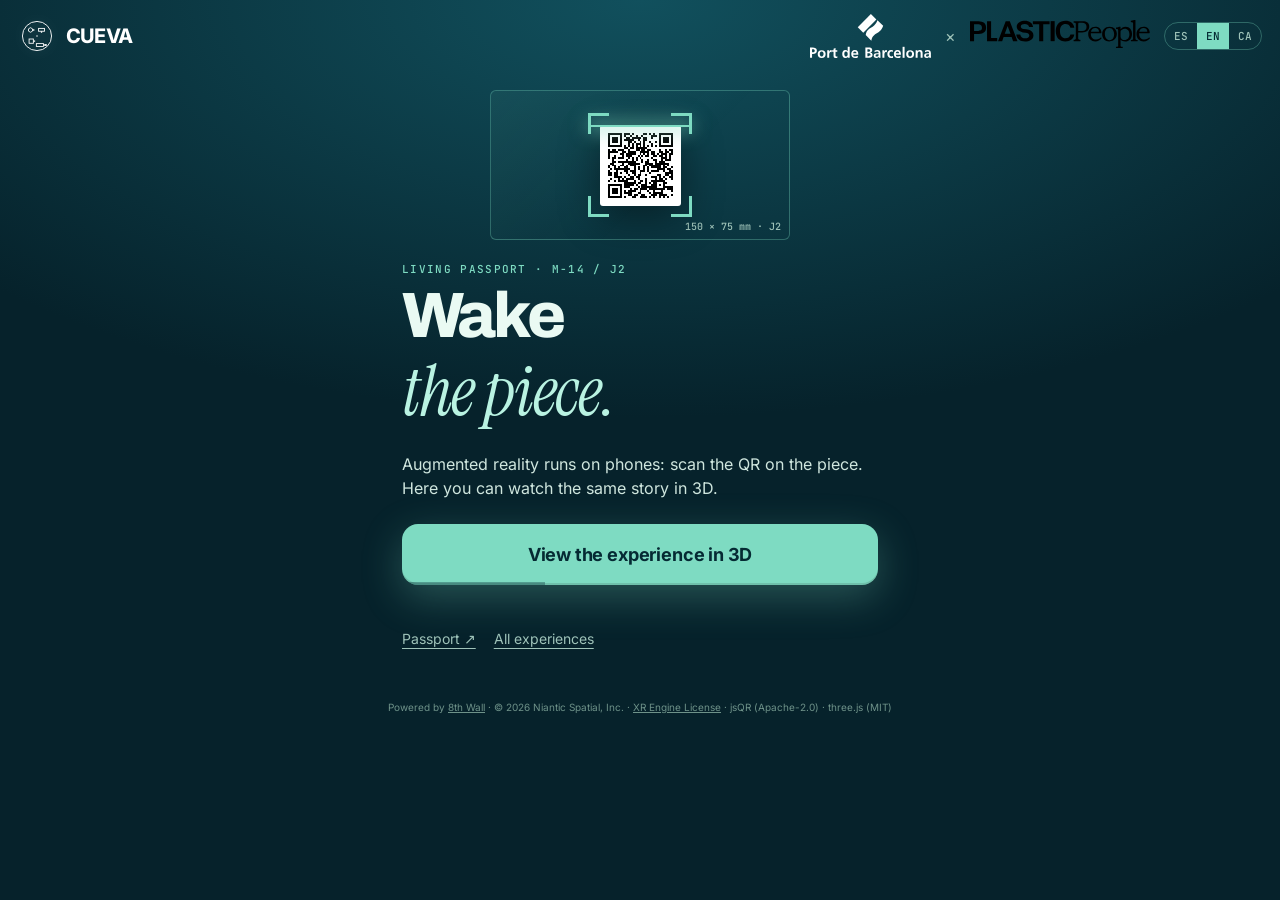
<file: index.html>
<!doctype html>
<html lang="es">
<head>
<meta charset="utf-8">
<meta name="viewport" content="width=device-width,initial-scale=1,viewport-fit=cover,user-scalable=no">
<meta name="theme-color" content="#06222b">
<meta name="description" content="M-14 despierta: apunta al QR de la pieza y su historia aparece fijada sobre ella, en realidad aumentada.">
<title>Despierta la pieza · smARt city-Cueva</title>
<link rel="icon" href="assets/brand/cueva.svg" type="image/svg+xml">
<link rel="preload" href="vendor/three.module.js" as="script" crossorigin>
<link rel="preload" href="assets/fonts/archivo-latin.woff2" as="font" type="font/woff2" crossorigin>
<link rel="stylesheet" href="css/m14ar.css?v=12.0">
</head>
<body class="m14 entry">
<div id="app"><main class="entry-main"><p class="kicker">M–14 / J2</p><h1>Despierta<br><em>la pieza.</em></h1></main></div>
<noscript><p style="padding:20px">Activa JavaScript para ver la experiencia. <a href="pasaporte.html">Abrir el pasaporte</a></p></noscript>
<script type="module" src="js/m14ar/app.mjs?v=12.0"></script>
</body>
</html>
</file>
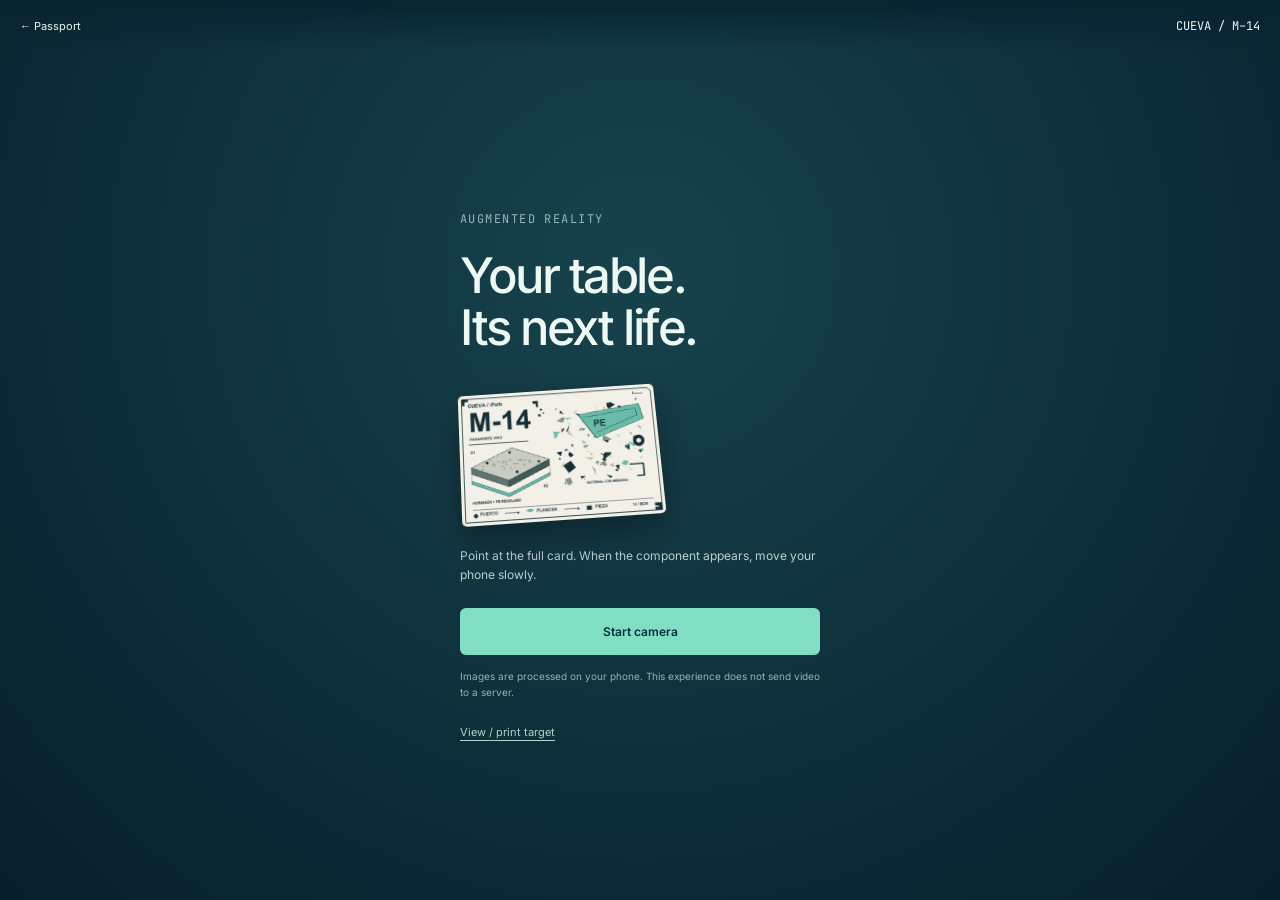
<file: ar.html>
<!doctype html><html lang="es"><head><meta charset="utf-8"><meta name="viewport" content="width=device-width,initial-scale=1,viewport-fit=cover"><meta name="theme-color" content="#082b35"><title>M-14 · realidad aumentada</title><link rel="icon" href="assets/brand/cueva.svg"><link rel="stylesheet" href="css/app.css"><link rel="stylesheet" href="css/ar.css"></head>
<body class="ar-page"><div id="ar-container"></div><header class="ar-header"><a href="pasaporte.html" data-i="back">← Pasaporte</a><span>CUEVA / M–14</span><button id="ar-stop" data-i="stopCamera" hidden>Cerrar cámara</button></header>
<div id="ar-gate" class="ar-gate"><div class="ar-gate-content"><p class="eyebrow" data-i="augmentedReality">REALIDAD AUMENTADA</p><h1 data-i="arModalTitle">Tu mesa.<br>Su próxima vida.</h1><img src="assets/target/m14.png" width="300" height="200" alt="Tarjeta de seguimiento M-14"><p id="ar-message" data-i="arExplanation">Apunta a la tarjeta completa. Cuando aparezca la pieza, mueve el teléfono despacio.</p><button class="primary" id="ar-start" data-i="arStart">Activar cámara</button><p class="micro" data-i="privacy">La imagen se procesa en tu móvil. Esta experiencia no envía vídeo a un servidor.</p><a class="text-link" href="tarjeta.html" data-i="printTarget">Ver / imprimir tarjeta</a></div></div>
<div id="tracking-status" class="tracking-status" role="status" hidden></div><div id="scan-frame" class="scan-frame" hidden><span></span><p data-i="arFind">Encuadra la tarjeta M-14</p></div>
<section class="ar-controls" id="ar-controls" hidden><div class="ar-control-heading"><div><p data-i="arModelNote">Modelo ilustrativo · anclado a tarjeta</p><strong id="ar-phase-name" data-i="arReady">La historia de M-14, sobre tu mesa.</strong></div><button id="ar-play" data-i="arReplay">Recorrido registrado</button></div><label for="ar-explode"><span data-i="separate">Separar las capas</span><output id="ar-explode-value">40 %</output></label><input type="range" id="ar-explode" min="0" max="100" value="40"><details><summary data-i="adjust">Ajustar a la maqueta</summary><div class="adjustment-grid"><label><span data-i="modelWidth">Ancho visible del modelo</span><output id="width-value">15 cm</output><input id="width" type="range" min="5" max="35" value="15" step=".5"></label><label><span data-i="offsetX">Desplazamiento lateral</span><input id="offset-x" type="range" min="-30" max="30" value="0"></label><label><span data-i="offsetY">Desplazamiento longitudinal</span><input id="offset-y" type="range" min="-30" max="30" value="0"></label><label><span data-i="height">Altura sobre tarjeta</span><input id="offset-z" type="range" min="0" max="10" value="0" step=".2"></label><label><span data-i="angle">Orientación</span><input id="angle" type="range" min="-180" max="180" value="0"></label><label><span id="marker-size-label">Ancho impreso de tarjeta</span><select id="marker-width"><option value="16">16 cm · A4</option><option value="6">6 cm · compacta</option></select></label></div><p id="model-scale-note">Maqueta física: 15 × 15 cm. El modelo conserva la proporción de proyecto 3 × 1,5 m; no representa un calco de la maqueta.</p></details></section>
<script type="module" src="js/ar.mjs"></script></body></html>
</file>
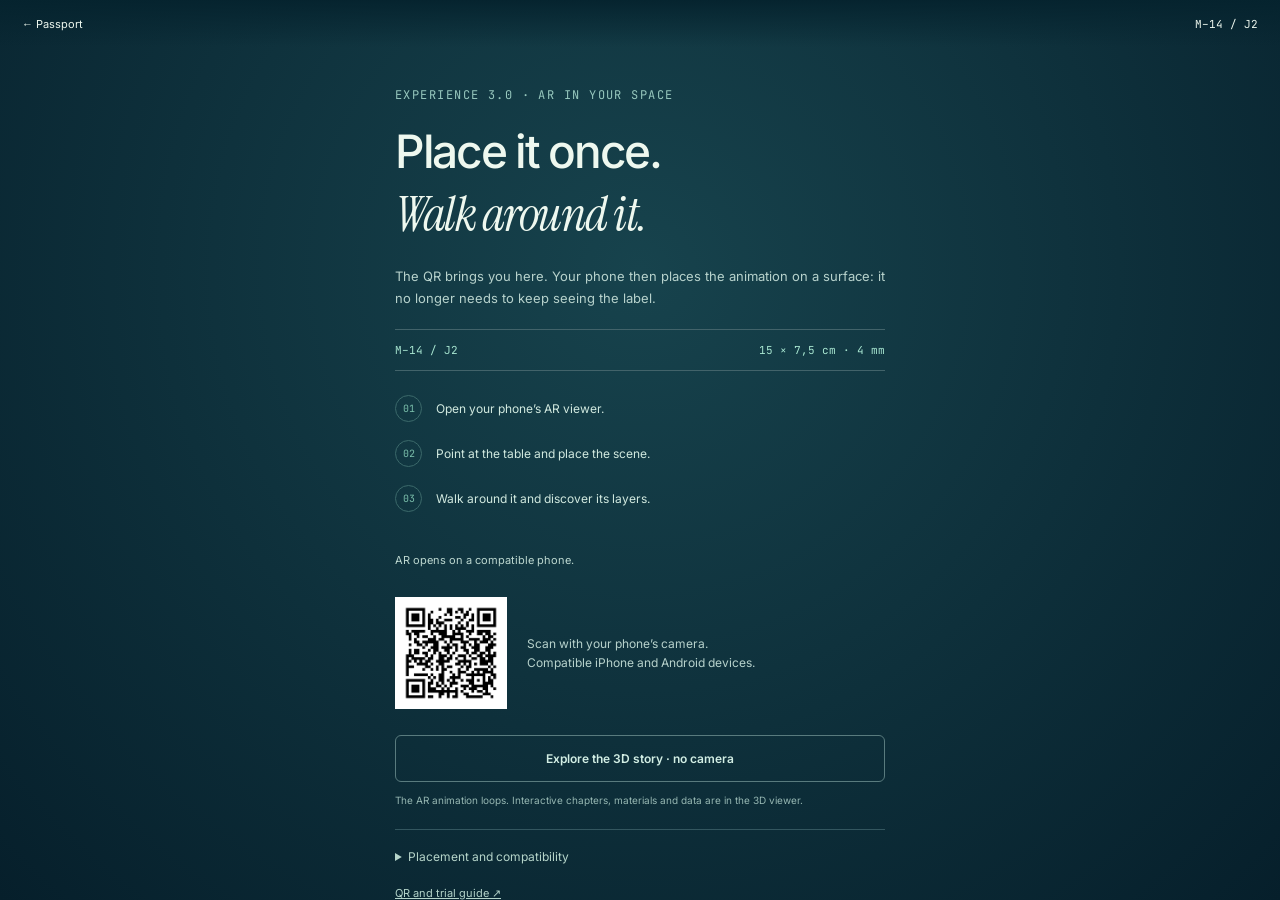
<file: experiencia.html>
<!doctype html><html lang="es"><head><meta charset="utf-8"><meta name="viewport" content="width=device-width,initial-scale=1,viewport-fit=cover"><meta name="theme-color" content="#082b35"><title>M-14 · una nueva vida</title><link rel="icon" href="assets/brand/cueva.svg"><link rel="stylesheet" href="css/app.css"><link rel="stylesheet" href="css/experience.css?v=3.0-surface"></head><body class="experience"><div id="scene-container"></div><div id="experience-ui"><p class="startup">Preparando M-14…</p></div><noscript>Activa JavaScript para explorar la pieza. <a href="pasaporte.html">Volver al pasaporte</a></noscript><script type="module" src="js/experience.mjs?v=3.0-surface"></script></body></html>
</file>
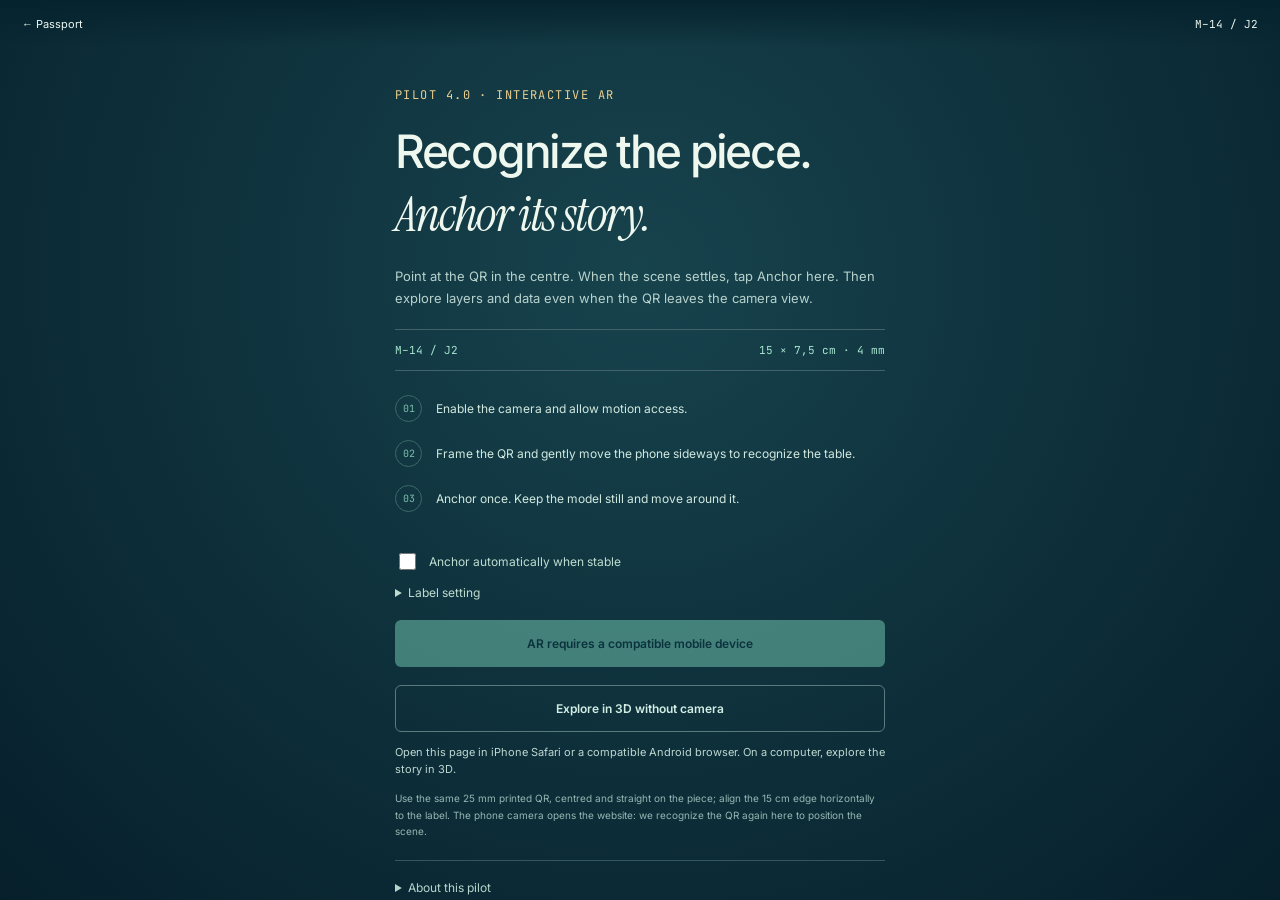
<file: interactiva.html>
<!doctype html><html lang="es"><head><meta charset="utf-8"><meta name="viewport" content="width=device-width,initial-scale=1,viewport-fit=cover"><meta name="theme-color" content="#082b35"><title>M-14 · anclaje interactivo en prueba</title><link rel="icon" href="assets/brand/cueva.svg"><link rel="stylesheet" href="css/app.css"><link rel="stylesheet" href="css/experience.css?v=3.0-surface"><link rel="stylesheet" href="css/interactive.css?v=4.0-pilot"></head><body class="experience interactive-ar"><div id="scene-container"><canvas id="camerafeed"></canvas></div><div id="experience-ui"><p class="startup">Preparando la prueba de anclaje…</p></div><noscript>Activa JavaScript para probar la AR interactiva. <a href="pasaporte.html">Volver al pasaporte</a></noscript><script type="module" src="js/interactive-ar.mjs?v=4.0-pilot"></script></body></html>
</file>
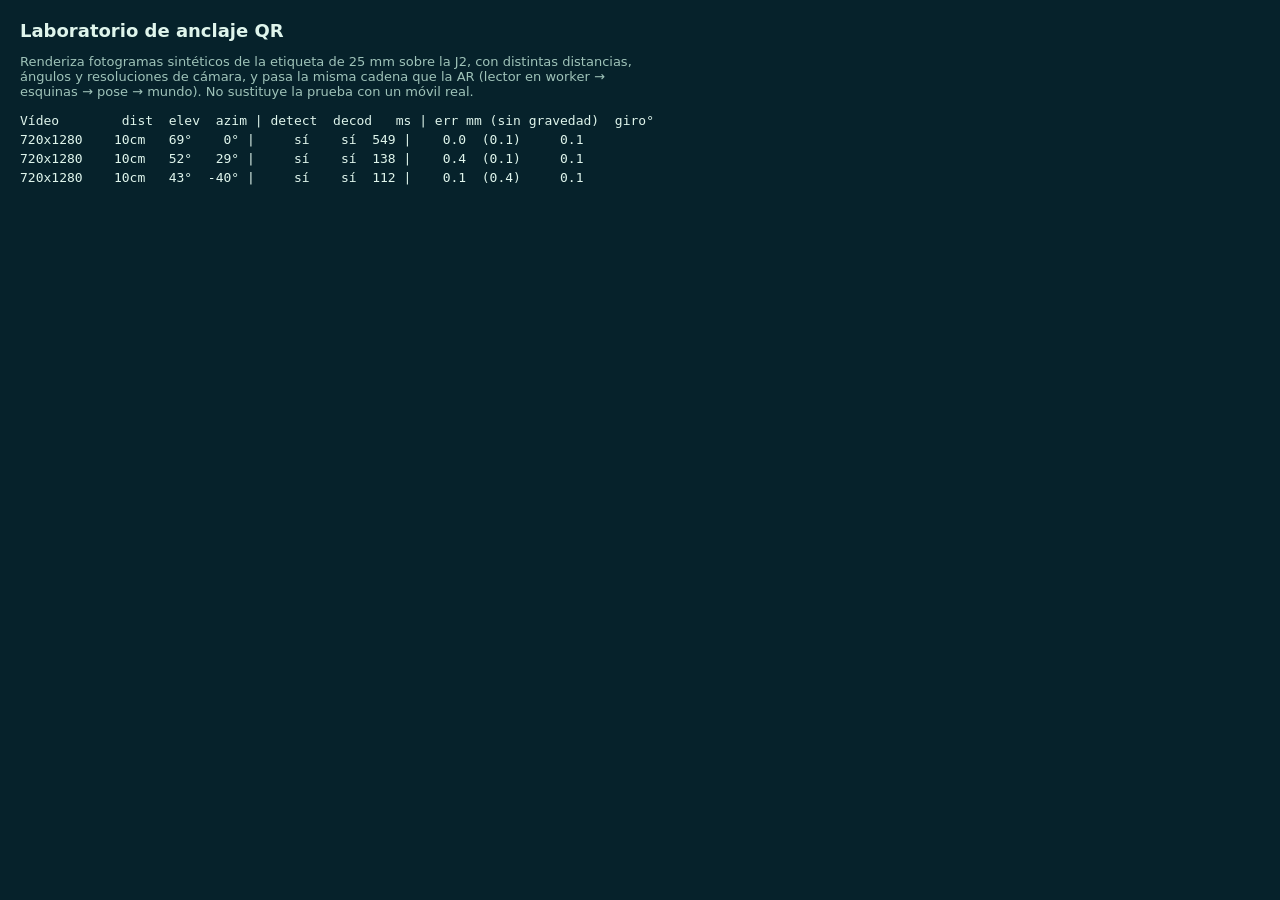
<file: laboratorio-qr.html>
<!doctype html>
<html lang="es">
<head>
<meta charset="utf-8"><meta name="viewport" content="width=device-width,initial-scale=1">
<title>M-14 · Laboratorio de anclaje QR</title>
<link rel="icon" href="assets/brand/cueva.svg">
<style>body{margin:0;padding:20px;background:#06222b;color:#dff5ec;font:13px/1.45 ui-monospace,Menlo,Consolas,monospace}h1{font:700 18px system-ui,sans-serif;margin:0 0 6px}p{font:13px system-ui,sans-serif;color:#9fc3b9;max-width:640px}pre{white-space:pre-wrap}</style>
</head>
<body>
<h1>Laboratorio de anclaje QR</h1>
<p>Renderiza fotogramas sintéticos de la etiqueta de 25 mm sobre la J2, con distintas distancias, ángulos y resoluciones de cámara, y pasa la misma cadena que la AR (lector en worker → esquinas → pose → mundo). No sustituye la prueba con un móvil real.</p>
<pre id="log"></pre>
<script type="module" src="js/m14ar/lab.mjs"></script>
</body>
</html>
</file>
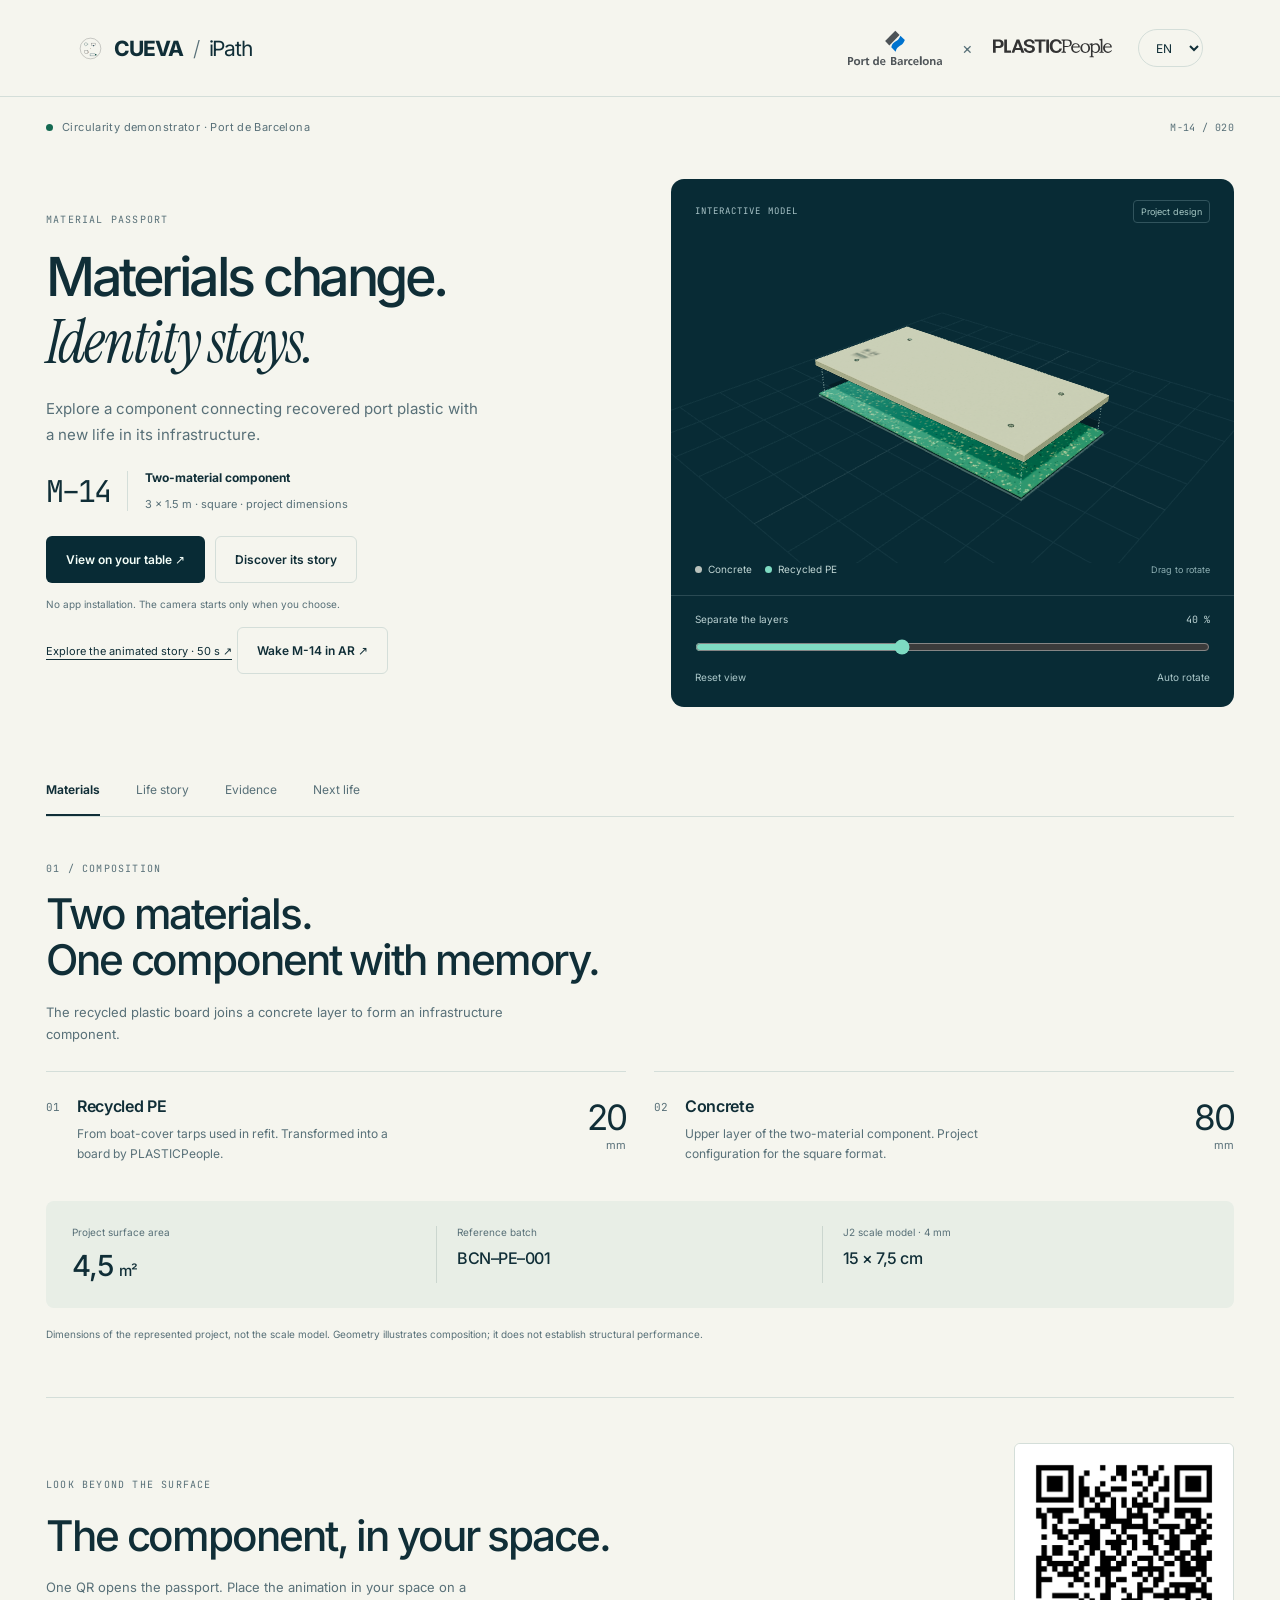
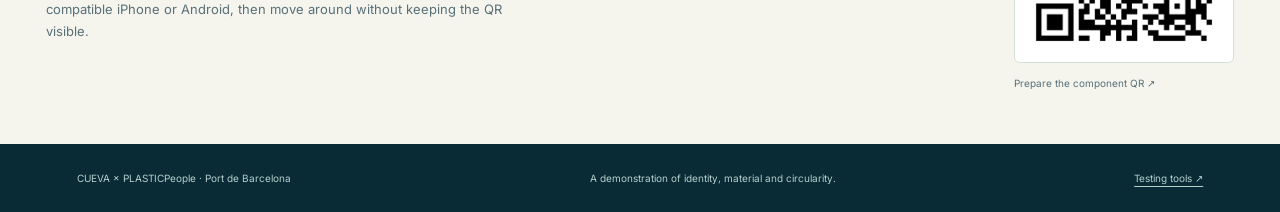
<file: pasaporte.html>
<!doctype html>
<html lang="es">
<head>
  <meta charset="utf-8"><meta name="viewport" content="width=device-width,initial-scale=1,viewport-fit=cover">
  <meta name="theme-color" content="#082b35"><meta name="description" content="Explora M-14: el pasaporte de una pieza, su historia registrada y su despiece en realidad aumentada.">
  <title>M-14 · CUEVA × PLASTICPeople · Port de Barcelona</title>
  <link rel="icon" href="assets/brand/cueva.svg" type="image/svg+xml"><link rel="stylesheet" href="css/app.css">
</head>
<body>
  <a class="skip" href="#main" data-i="skip">Ir al contenido</a>
  <header class="masthead">
    <a class="wordmark" href="./" aria-label="CUEVA · inicio"><img src="assets/brand/cueva.svg" alt="" width="27" height="27"><span>CUEVA<span class="wordmark-divider">/</span><span class="light">iPath</span></span></a>
    <div class="partners"><img class="port" src="assets/brand/port-barcelona.svg" alt="Port de Barcelona"><span>×</span><img class="pp" src="assets/brand/plasticpeople.svg" alt="PLASTICPeople"></div>
    <select id="language" aria-label="Language"><option value="es">ES</option><option value="en">EN</option><option value="ca">CA</option></select>
  </header>
  <main id="main">
    <div class="context-line"><span class="pulse"></span><span data-i="context">Demostrador de circularidad · Port de Barcelona</span><span class="context-right">M-14 / 020</span></div>
    <section class="hero" aria-labelledby="hero-title">
      <div class="hero-copy"><p class="eyebrow" data-i="passport">PASAPORTE DE MATERIAL</p><h1 id="hero-title"><span data-i="headline1">La materia cambia.</span><em data-i="headline2">La identidad permanece.</em></h1><p class="lede" data-i="intro">Explora una pieza que conecta el plástico recuperado del Puerto con una nueva vida en su infraestructura.</p>
        <div class="identity"><span class="identity-code">M–14</span><div><strong data-i="pieceType">Pieza bicomponente</strong><span data-i="formatSummary">3 × 1,5 m · plaza · formato de proyecto</span></div></div>
        <div class="hero-actions"><button class="primary" id="launch-ar" data-i="launchAR">Ver en tu mesa <span aria-hidden="true">↗</span></button><button class="secondary" id="open-story" data-i="discover">Descubrir su historia</button></div>
        <p class="micro" data-i="cameraNote">Sin instalar apps. La cámara se activa solo cuando tú lo eliges.</p>
        <a class="text-link" href="experiencia.html?view=3d" data-i="story3d">Explorar la historia animada · 50 s ↗</a>
        <a class="secondary" style="display:inline-flex;margin-top:14px" href="./" id="ar-link" data-i="interactivePilot">Despertar M-14 en AR ↗</a>
      </div>
      <div class="object-panel">
        <div class="object-top"><span class="eyebrow" data-i="interactiveModel">MODELO INTERACTIVO</span><span class="object-chip" data-i="designModel">Diseño de proyecto</span></div>
        <div id="viewer" class="viewer" aria-label="Modelo 3D de M-14, girar arrastrando"><div class="viewer-loading" data-i="loadingModel">Preparando la pieza…</div></div>
        <div class="model-caption"><span><i class="material-dot concrete"></i><span data-i="concrete">Hormigón</span></span><span><i class="material-dot plastic"></i><span data-i="plastic">PE reciclado</span></span><span class="drag-hint" data-i="drag">Arrastra para girar</span></div>
        <div class="model-controls"><label for="explode"><span data-i="separate">Separar las capas</span><output id="explode-value">40 %</output></label><input type="range" id="explode" min="0" max="100" value="40"><div class="model-buttons"><button id="model-reset" data-i="resetView">Reencuadrar</button><button id="auto-rotate" aria-pressed="false" data-i="rotate">Giro automático</button></div></div>
      </div>
    </section>
    <div class="section-nav" role="tablist" aria-label="Pasaporte">
      <button role="tab" id="tab-material" aria-selected="true" aria-controls="panel-material" data-tab="material" data-i="materials">Materiales</button>
      <button role="tab" id="tab-life" aria-selected="false" aria-controls="panel-life" data-tab="life" data-i="life">Línea de vida</button>
      <button role="tab" id="tab-evidence" aria-selected="false" aria-controls="panel-evidence" data-tab="evidence" data-i="evidence">Evidencias</button>
      <button role="tab" id="tab-next" aria-selected="false" aria-controls="panel-next" data-tab="next" data-i="nextLife">Próxima vida</button>
    </div>
    <section class="tab-panel" role="tabpanel" id="panel-material" aria-labelledby="tab-material">
      <div class="section-heading"><p class="eyebrow">01 / <span data-i="composition">COMPOSICIÓN</span></p><h2 data-i="materialHeading">Dos materiales.<br>Una pieza con memoria.</h2><p data-i="materialIntro">La plancha de plástico reciclado forma parte de una pieza de infraestructura junto con la capa de hormigón.</p></div>
      <div class="material-list"><article><span class="material-number">01</span><div><h3 data-i="plastic">PE reciclado</h3><p data-i="plasticDesc">Procedente de lonas de las fundas de barco del refit. Transformado en plancha por PLASTICPeople.</p></div><strong>20<span>mm</span></strong></article><article><span class="material-number">02</span><div><h3 data-i="concrete">Hormigón</h3><p data-i="concreteDesc">Capa superior de la pieza bicomponente. Configuración de proyecto para el formato de plaza.</p></div><strong>80<span>mm</span></strong></article></div>
      <div class="facts"><div><span data-i="surface">Superficie de proyecto</span><strong>4,5 <small>m²</small></strong></div><div><span data-i="batch">Lote de referencia</span><strong class="small-value">BCN–PE–001</strong></div><div><span data-i="scaleModel">Maqueta J2 · 4 mm</span><strong class="small-value">15 × 7,5 cm</strong></div></div>
      <p class="source-note" data-i="geometryNote">Dimensiones del proyecto representado, no de la maqueta. La geometría ilustra la composición; no acredita prestaciones estructurales.</p>
    </section>
    <section class="tab-panel" role="tabpanel" id="panel-life" aria-labelledby="tab-life" hidden>
      <div class="section-heading"><p class="eyebrow">02 / <span data-i="traceability">TRAZABILIDAD</span></p><h2 data-i="lifeHeading">Cada paso deja<br>una huella.</h2><p data-i="lifeIntro">Recorre las lecturas de M-14 registradas en la prueba de campo. La animación explica el proceso representado por la maqueta.</p></div>
      <div class="record-banner"><div><span class="mode-dot"></span><strong id="source-title">Prueba de campo · 16 oct 2026</strong><span id="source-detail"></span></div><button id="replay" class="secondary" data-i="playJourney">Reproducir recorrido</button></div>
      <div class="journey-player"><div class="journey-step"><span id="phase-code">F1</span><div><h3 id="phase-name"></h3><p id="phase-description"></p></div></div><div class="journey-progress" id="phase-buttons"></div><div class="journey-controls"><button id="previous-phase" data-i="previous">← Anterior</button><span id="journey-position" aria-live="polite"></span><button id="next-phase" data-i="following">Siguiente →</button></div></div>
      <ol class="event-list" id="event-list"></ol><p class="source-note" data-i="replayNote">Repetición de lecturas registradas: no representa el estado en directo del puerto ni prueba que las transformaciones industriales hayan ocurrido.</p>
    </section>
    <section class="tab-panel" role="tabpanel" id="panel-evidence" aria-labelledby="tab-evidence" hidden>
      <div class="section-heading"><p class="eyebrow">03 / <span data-i="provenance">PROCEDENCIA</span></p><h2 data-i="evidenceHeading">Conoce qué hay<br>detrás de cada dato.</h2></div>
      <div class="evidence-grid"><article><span class="evidence-label" data-i="registered">REGISTRO LOCAL</span><h3 id="chain-title"></h3><p data-i="integrityDesc">Se comprobó la secuencia SHA-256 de las sesiones de origen al preparar esta copia. La ficha pública contiene una selección de datos.</p></article><article><span class="evidence-label" data-i="scope">ALCANCE</span><h3 data-i="prototype">Demostrador con maqueta</h3><p data-i="scopeDesc">Las lecturas documentan el prototipo del stand. El diseño, el proceso industrial y el posible piloto portuario tienen alcances distintos.</p></article><article><span class="evidence-label" data-i="transport">TRANSPORTE</span><h3 data-i="noInventedCarbon">Huella con fuentes</h3><p data-i="carbonDesc">Esta versión no calcula un ahorro de CO₂. Se necesitan viajes, pesos, factores y un escenario de comparación documentados.</p></article><article><span class="evidence-label" data-i="productPassport">PASAPORTE</span><h3 data-i="ownVocabulary">Identidad persistente</h3><p data-i="vocabularyDesc">Vocabulario propio del demostrador CUEVA. La integridad del registro no constituye certificación del producto.</p></article></div>
      <div class="download-row"><a class="secondary" href="data/m14.json" download data-i="downloadData">Descargar datos públicos · JSON</a><a class="text-link" href="pruebas.html" data-i="testTools">Herramientas de prueba ↗</a></div>
      <div class="connection"><div><p class="eyebrow" data-i="standConnection">CONEXIÓN CON EL STAND</p><h3 id="connection-state" data-i="snapshotMode">Copia de consulta</h3><p id="connection-info"></p></div><button id="connect-live" class="secondary" data-i="connect">Comprobar conexión</button></div>
    </section>
    <section class="tab-panel" role="tabpanel" id="panel-next" aria-labelledby="tab-next" hidden>
      <div class="section-heading"><p class="eyebrow">04 / <span data-i="circularity">CIRCULARIDAD</span></p><h2 data-i="nextHeading">Un lugar diferente.<br>La misma identidad.</h2><p data-i="reuseIntro">M-14 es una de las piezas de plaza que, en el proceso del demostrador, se desmonta, pasa a stock y se recoloca.</p></div>
      <div class="reuse-flow"><div><small>F5</small><strong data-i="inService">En servicio</strong><span>P–14</span></div><span aria-hidden="true">→</span><div><small>F6</small><strong data-i="stock">Stock</strong><span data-i="available">Disponible</span></div><span aria-hidden="true">→</span><div><small>F7</small><strong data-i="reused">Reúso</strong><span>Q–01</span></div></div>
      <div class="next-callout"><p data-i="reuseCallout">La historia de la pieza continúa aunque cambie de posición. Su pasaporte conecta origen, usos y retorno.</p><button class="primary" id="reuse-ar" data-i="seeReuseAR">Explorar en realidad aumentada ↗</button></div>
    </section>
    <section class="ar-invite"><div><p class="eyebrow" data-i="takeALook">MIRA MÁS ALLÁ DE LA SUPERFICIE</p><h2 data-i="arInvite">La pieza, en tu espacio.</h2><p data-i="arInviteDesc">Abre la cámara, apunta a la tarjeta M-14 y explora sus capas. También puedes usar el visor 3D sin cámara.</p></div><a class="target-thumb" href="tarjeta.html"><img src="assets/target/qr-m14.png" alt="QR de M-14" width="200" height="200"><span data-i="openTarget">Abrir tarjeta para imprimir ↗</span></a></section>
  </main>
  <footer><span>CUEVA × PLASTICPeople · Port de Barcelona</span><span data-i="footer">Una demostración de identidad, material y circularidad.</span><a href="pruebas.html" data-i="testTools">Herramientas de prueba ↗</a></footer>
  
  <div id="toast" class="toast" role="status" hidden></div>
  <script type="module" src="js/app.mjs?v=3.0-surface"></script>
</body></html>
</file>
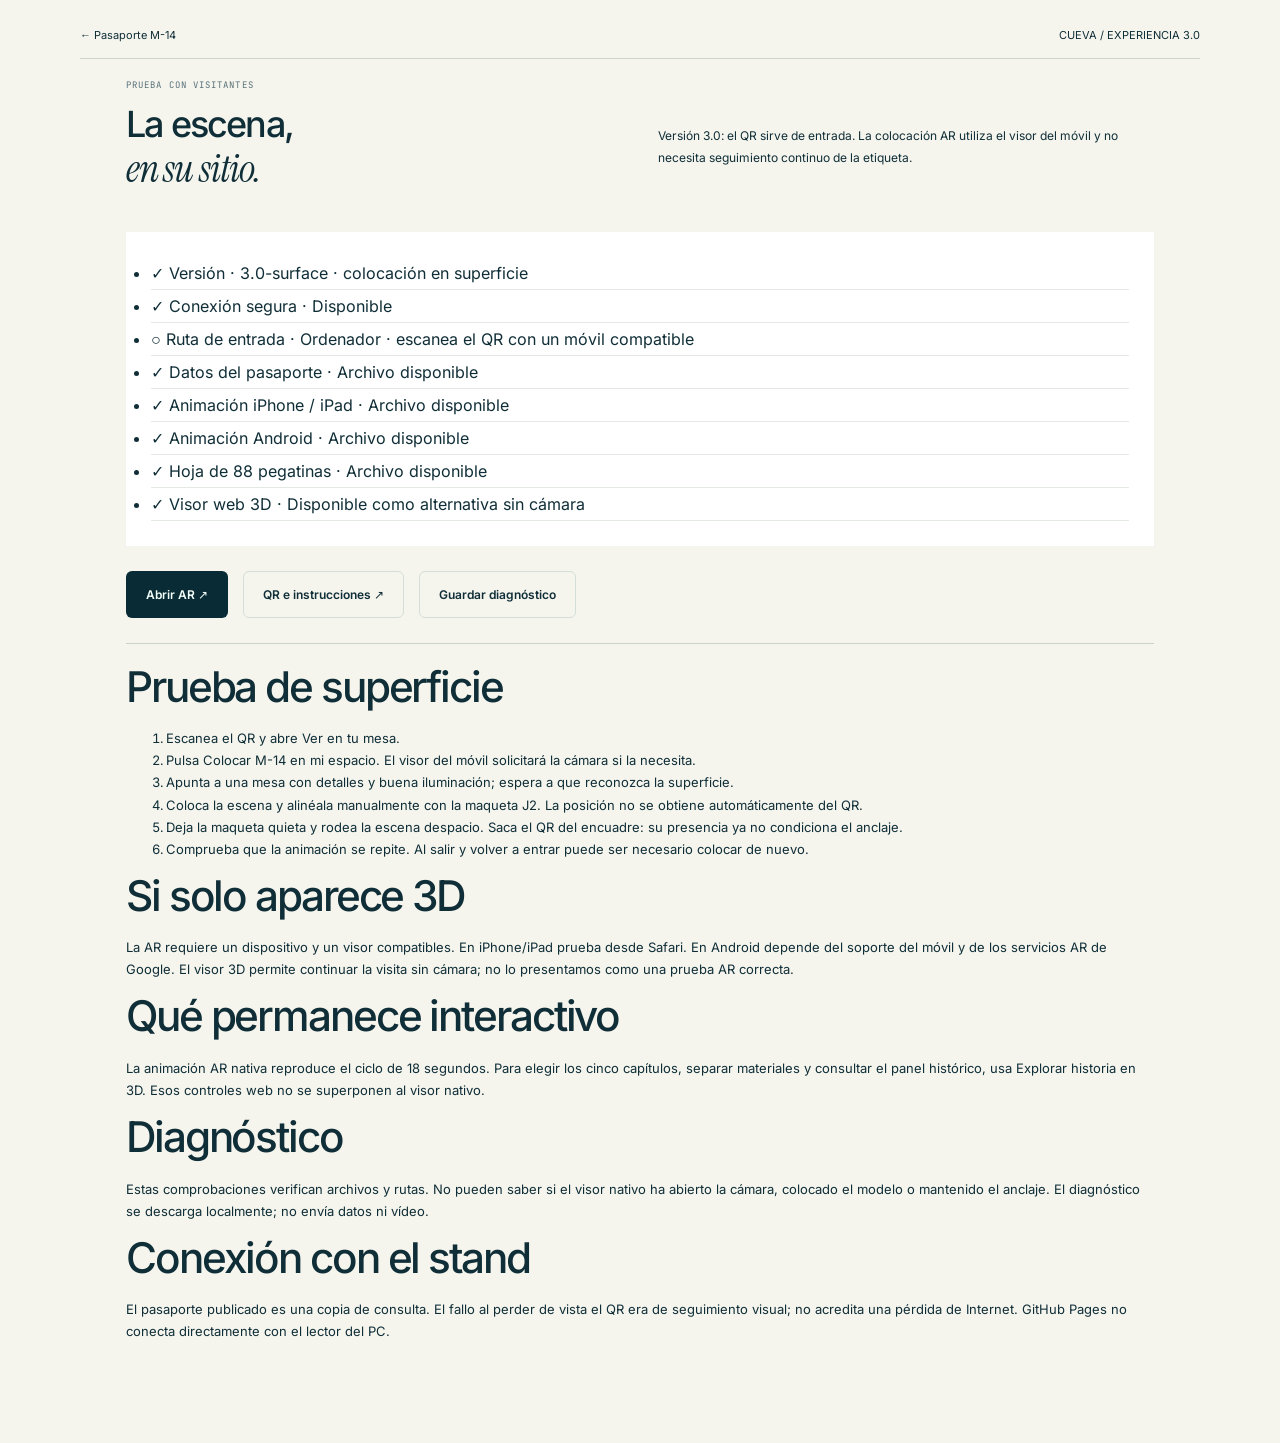
<file: pruebas.html>
<!doctype html><html lang="es"><head><meta charset="utf-8"><meta name="viewport" content="width=device-width,initial-scale=1"><title>M-14 · AR en tu espacio</title><link rel="stylesheet" href="css/app.css"><link rel="stylesheet" href="css/test.css"><link rel="stylesheet" href="css/qr-guide.css"></head><body class="test-page"><header class="test-header"><a href="pasaporte.html">← Pasaporte M-14</a><span>CUEVA / EXPERIENCIA 3.0</span></header><main><div class="test-intro"><p class="eyebrow">PRUEBA CON VISITANTES</p><h1>La escena,<br><em>en su sitio.</em></h1><p>Versión 3.0: el QR sirve de entrada. La colocación AR utiliza el visor del móvil y no necesita seguimiento continuo de la etiqueta.</p></div><ul id="checks" class="checks"></ul><div class="diagnostic-actions"><a href="experiencia.html" class="primary">Abrir AR ↗</a><a href="tarjeta.html" class="secondary">QR e instrucciones ↗</a><button id="download-checks" class="secondary">Guardar diagnóstico</button></div><section class="print-tools"><h2>Prueba de superficie</h2><ol><li>Escanea el QR y abre Ver en tu mesa.</li><li>Pulsa Colocar M-14 en mi espacio. El visor del móvil solicitará la cámara si la necesita.</li><li>Apunta a una mesa con detalles y buena iluminación; espera a que reconozca la superficie.</li><li>Coloca la escena y alinéala manualmente con la maqueta J2. La posición no se obtiene automáticamente del QR.</li><li>Deja la maqueta quieta y rodea la escena despacio. Saca el QR del encuadre: su presencia ya no condiciona el anclaje.</li><li>Comprueba que la animación se repite. Al salir y volver a entrar puede ser necesario colocar de nuevo.</li></ol><h2>Si solo aparece 3D</h2><p>La AR requiere un dispositivo y un visor compatibles. En iPhone/iPad prueba desde Safari. En Android depende del soporte del móvil y de los servicios AR de Google. El visor 3D permite continuar la visita sin cámara; no lo presentamos como una prueba AR correcta.</p><h2>Qué permanece interactivo</h2><p>La animación AR nativa reproduce el ciclo de 18 segundos. Para elegir los cinco capítulos, separar materiales y consultar el panel histórico, usa Explorar historia en 3D. Esos controles web no se superponen al visor nativo.</p><h2>Diagnóstico</h2><p>Estas comprobaciones verifican archivos y rutas. No pueden saber si el visor nativo ha abierto la cámara, colocado el modelo o mantenido el anclaje. El diagnóstico se descarga localmente; no envía datos ni vídeo.</p><h2>Conexión con el stand</h2><p>El pasaporte publicado es una copia de consulta. El fallo al perder de vista el QR era de seguimiento visual; no acredita una pérdida de Internet. GitHub Pages no conecta directamente con el lector del PC.</p></section><script type="module" src="js/pruebas.mjs?v=3.0-surface"></script></main></body></html>
</file>
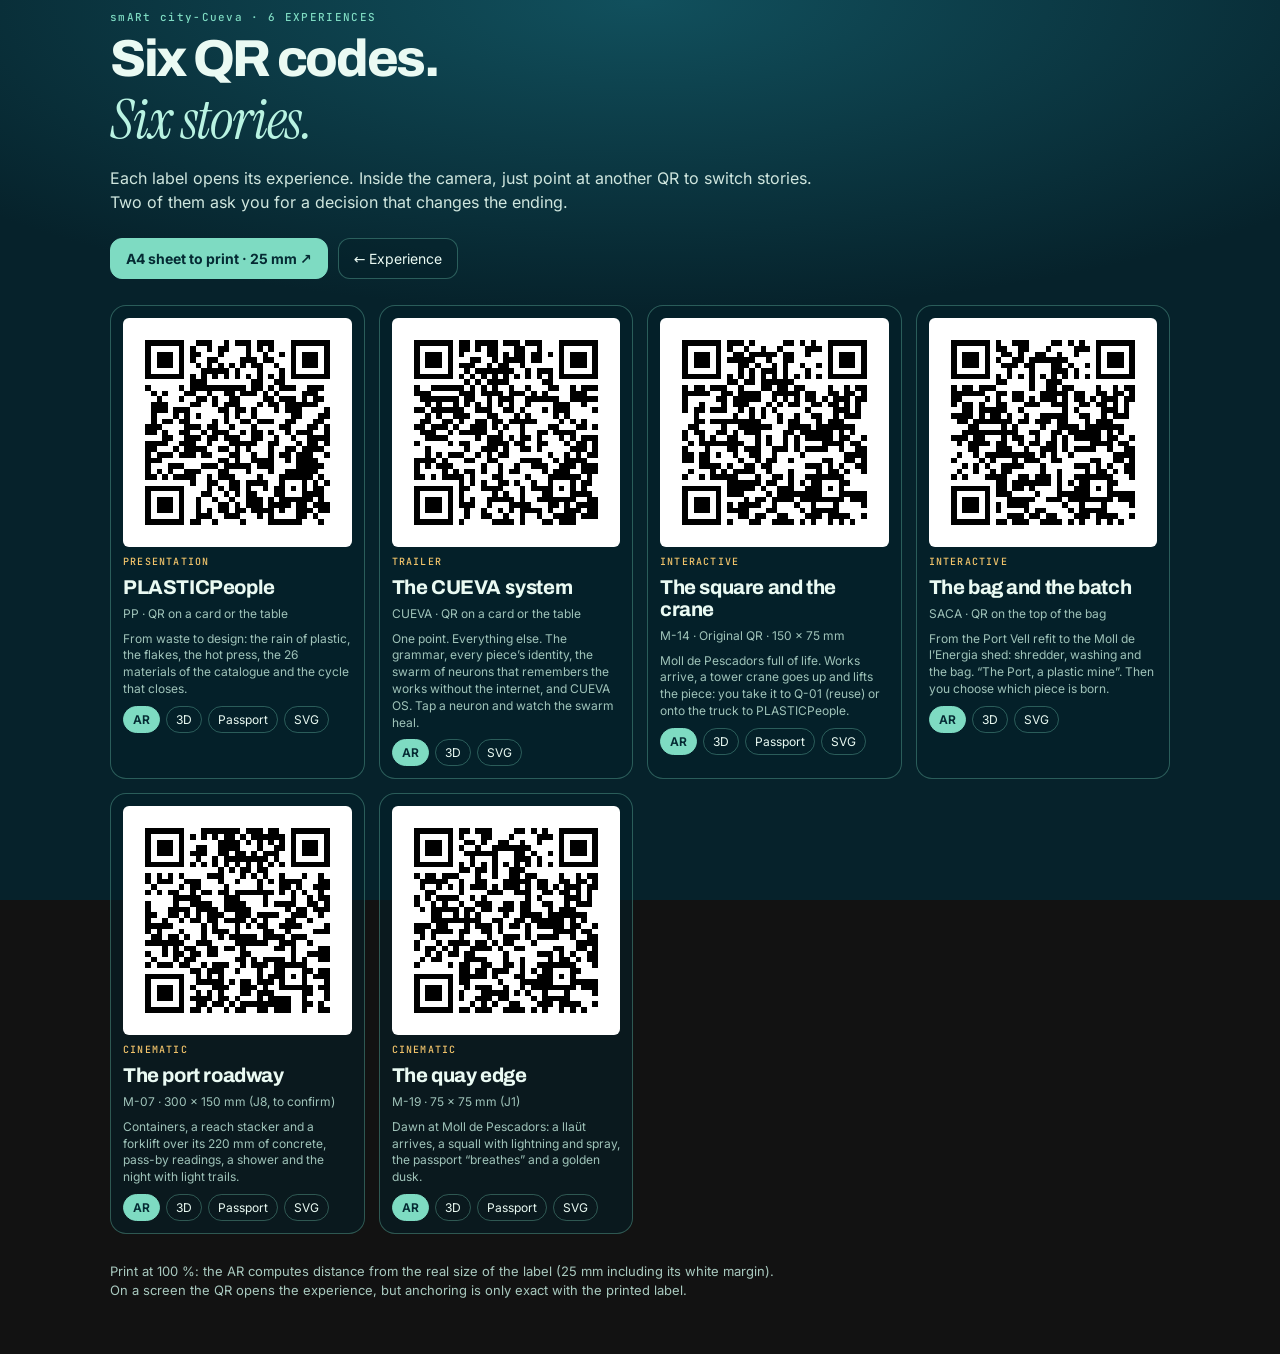
<file: qr-piezas.html>
<!doctype html>
<html lang="es">
<head>
<meta charset="utf-8"><meta name="viewport" content="width=device-width,initial-scale=1">
<meta name="theme-color" content="#06222b">
<title>4 experiencias · smARt city-Cueva</title>
<link rel="icon" href="assets/brand/cueva.svg" type="image/svg+xml">
<link rel="stylesheet" href="css/m14ar.css?v=12.0">
<style>
body.m14.list{overflow:auto;background:radial-gradient(120% 60% at 50% 0%,#11505d 0%,var(--bg) 58%) fixed}
.list main{max-width:1100px;margin:0 auto;padding:10px 20px 40px}
.list h1{font-size:clamp(34px,7vw,52px);margin:6px 0 10px}
.list .lead{max-width:46em}
.tools{display:flex;flex-wrap:wrap;gap:10px;margin:14px 0 26px}
.tools a{display:inline-flex;align-items:center;gap:6px;padding:11px 15px;border-radius:12px;border:1px solid var(--line);text-decoration:none;font-size:14px;background:rgba(5,32,40,.5)}
.tools a.main{background:var(--mint);color:#052a33;border-color:var(--mint);font-weight:700}
.zone{margin:24px 0 8px;font:500 11px Mono,monospace;letter-spacing:.14em;color:var(--mint)}
.grid{display:grid;grid-template-columns:repeat(auto-fill,minmax(220px,1fr));gap:14px}
.card .tag{font:500 10px Mono,monospace;letter-spacing:.12em;color:var(--gold)}
.card{border:1px solid var(--line);border-radius:16px;padding:12px;background:rgba(5,32,40,.55);display:flex;flex-direction:column;gap:8px}
.card img{width:100%;aspect-ratio:1;border-radius:6px;image-rendering:pixelated;background:#fff}
.card b{font:740 20px Archivo,Inter,sans-serif;letter-spacing:-.02em}
.card small{color:var(--sub);font-size:12px;line-height:1.4}
.card nav{display:flex;flex-wrap:wrap;gap:6px}
.card nav a{font-size:12px;color:var(--ink);text-decoration:none;border:1px solid var(--line);border-radius:99px;padding:5px 9px}
.card nav a.ar{background:var(--mint);color:#052a33;border-color:var(--mint);font-weight:650}
.note{font-size:13px;color:#a9c9bf;line-height:1.5;max-width:52em;margin-top:28px}
</style>
</head>
<body class="m14 list">
<main>
 <p class="kicker" id="k">smARt city-Cueva · 4 EXPERIENCIAS</p>
 <h1 id="h">Un QR<br><em>por pieza.</em></h1>
 <p class="lead" id="l">Cada etiqueta abre la animación de su pieza. Dentro de la cámara, basta con apuntar a otra pieza para cambiar de historia.</p>
 <div class="tools">
  <a class="main" href="assets/qr/QR-piezas-25mm-A4.pdf" id="pdf">Hoja A4 para imprimir · 25 mm ↗</a>
  <a href="./" id="back">← Experiencia</a>
 </div>
 <div id="list"></div>
 <p class="note" id="n">Imprime al 100 %: la AR calcula la distancia a partir del tamaño real de la etiqueta (25 mm con su margen blanco). En pantalla el QR abre la animación, pero el anclaje sólo es exacto con la etiqueta impresa a su tamaño.</p>
</main>
<script type="module" src="js/m14ar/qr-list.mjs?v=12.0"></script>
</body>
</html>
</file>
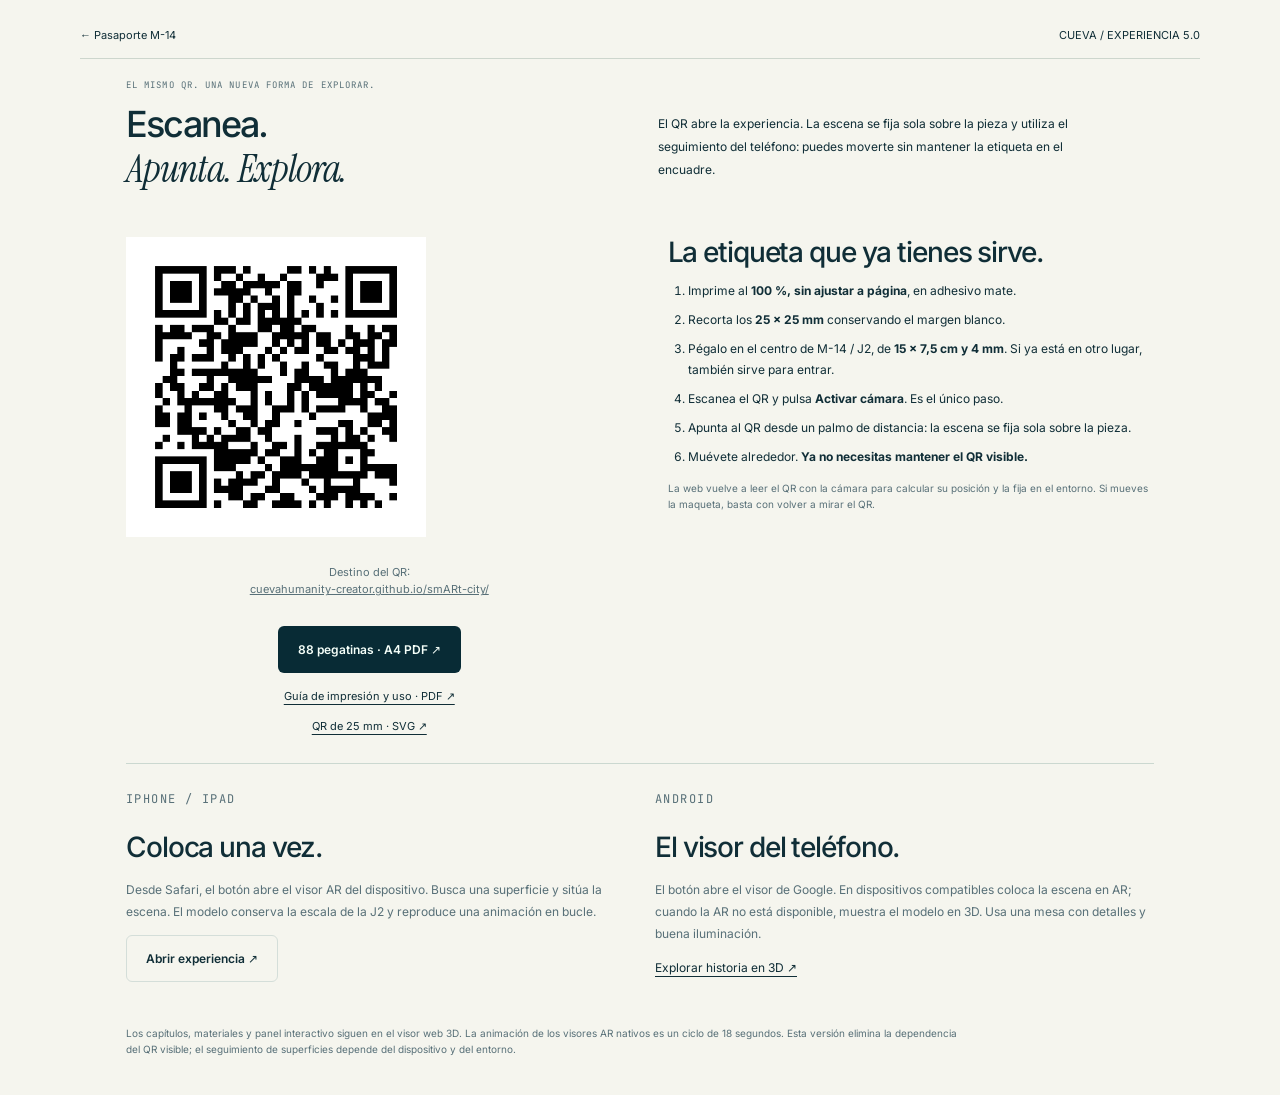
<file: tarjeta.html>
<!doctype html><html lang="es"><head><meta charset="utf-8"><meta name="viewport" content="width=device-width,initial-scale=1"><title>M-14 · AR en tu espacio</title><link rel="stylesheet" href="css/app.css"><link rel="stylesheet" href="css/test.css"><link rel="stylesheet" href="css/qr-guide.css"></head><body class="test-page"><header class="test-header"><a href="pasaporte.html">← Pasaporte M-14</a><span>CUEVA / EXPERIENCIA 5.0</span></header><main><div class="test-intro"><p class="eyebrow">EL MISMO QR. UNA NUEVA FORMA DE EXPLORAR.</p><h1>Escanea.<br><em>Apunta. Explora.</em></h1><p>El QR abre la experiencia. La escena se fija sola sobre la pieza y utiliza el seguimiento del teléfono: puedes moverte sin mantener la etiqueta en el encuadre.</p></div>
<section class="qr-guide"><div class="large-qr"><a href="pasaporte.html"><img src="assets/qr/M-14.png" width="1025" height="1025" alt="QR de smARt city-Cueva"></a><p>Destino del QR:<br><a href="https://cuevahumanity-creator.github.io/smARt-city/">cuevahumanity-creator.github.io/smARt-city/</a></p><a class="primary" href="assets/qr/QR-experiencias-25mm-A4.pdf">88 pegatinas · A4 PDF ↗</a><a class="text-link" href="assets/qr/QR-experiencias-25mm-A4.pdf">Guía de impresión y uso · PDF ↗</a><a class="text-link" href="assets/qr/M-14-25mm.svg" download>QR de 25 mm · SVG ↗</a></div><div class="placement-guide"><h2>La etiqueta que ya tienes sirve.</h2><ol><li>Imprime al <strong>100 %, sin ajustar a página</strong>, en adhesivo mate.</li><li>Recorta los <strong>25 × 25 mm</strong> conservando el margen blanco.</li><li>Pégalo en el centro de M-14 / J2, de <strong>15 × 7,5 cm y 4 mm</strong>. Si ya está en otro lugar, también sirve para entrar.</li><li>Escanea el QR y pulsa <strong>Activar cámara</strong>. Es el único paso.</li><li>Apunta al QR desde un palmo de distancia: la escena se fija sola sobre la pieza.</li><li>Muévete alrededor. <strong>Ya no necesitas mantener el QR visible.</strong></li></ol><p class="micro">La web vuelve a leer el QR con la cámara para calcular su posición y la fija en el entorno. Si mueves la maqueta, basta con volver a mirar el QR.</p></div></section>
<section class="test-options"><article><p class="eyebrow">IPHONE / IPAD</p><h2>Coloca una vez.</h2><p>Desde Safari, el botón abre el visor AR del dispositivo. Busca una superficie y sitúa la escena. El modelo conserva la escala de la J2 y reproduce una animación en bucle.</p><a class="secondary" href="experiencia.html">Abrir experiencia ↗</a></article><article><p class="eyebrow">ANDROID</p><h2>El visor del teléfono.</h2><p>El botón abre el visor de Google. En dispositivos compatibles coloca la escena en AR; cuando la AR no está disponible, muestra el modelo en 3D. Usa una mesa con detalles y buena iluminación.</p><a class="text-link" href="experiencia.html?view=3d">Explorar historia en 3D ↗</a></article></section><p class="source-note">Los capítulos, materiales y panel interactivo siguen en el visor web 3D. La animación de los visores AR nativos es un ciclo de 18 segundos. Esta versión elimina la dependencia del QR visible; el seguimiento de superficies depende del dispositivo y del entorno.</p></main></body></html>
</file>
<file: css/m14ar.css>
@font-face{font-family:Inter;src:url('../assets/fonts/inter-latin-wght.woff2') format('woff2');font-weight:100 900;font-display:swap}
@font-face{font-family:Instrument;src:url('../assets/fonts/instrument-serif-italic.woff2') format('woff2');font-style:italic;font-display:swap}
@font-face{font-family:Mono;src:url('../assets/fonts/jetbrains-mono-latin-wght.woff2') format('woff2');font-weight:100 900;font-display:swap}
@font-face{font-family:Archivo;src:url('../assets/fonts/archivo-latin.woff2') format('woff2');font-weight:100 900;font-display:swap}
:root{--bg:#06222b;--bg2:#0b3440;--ink:#eafaf3;--sub:#9fc3b9;--mint:#7edbc2;--mint2:#b9f3e2;--gold:#f2c46b;--glass:rgba(5,32,40,.72);--line:rgba(126,219,194,.32);color-scheme:dark}
[hidden]{display:none!important}*{box-sizing:border-box}html,body{margin:0;height:100%}
body.m14{background:var(--bg);color:var(--ink);font-family:Inter,system-ui,sans-serif;-webkit-font-smoothing:antialiased;overflow:hidden;overscroll-behavior:none;touch-action:manipulation}
body.m14.entry{overflow:auto;background:radial-gradient(120% 80% at 50% 0%,#11505d 0%,var(--bg) 58%) fixed}
button{font:inherit;color:inherit;cursor:pointer;-webkit-tap-highlight-color:transparent}a{color:inherit}
button:focus-visible,a:focus-visible{outline:2px solid var(--gold);outline-offset:3px}

/* entry */
.bar{display:flex;align-items:center;gap:14px;padding:max(14px,env(safe-area-inset-top)) 18px 10px}
.mark{display:flex;align-items:center;gap:10px;text-decoration:none;font-weight:750;letter-spacing:-.04em;font-size:20px;color:#fff}.mark img{width:38px;height:38px;filter:drop-shadow(0 0 8px rgba(255,255,255,.18))}
.partners{display:flex;align-items:center;gap:14px;margin-left:auto;color:var(--sub);font-size:16px}.partners img{height:44px;width:auto;opacity:1}.partners .pp{height:28px;filter:invert(1) brightness(1.4)}
.langs{display:flex;border:1px solid var(--line);border-radius:99px;overflow:hidden}.langs button{background:none;border:0;padding:6px 9px;font:500 11px Mono,monospace;color:var(--sub)}.langs [aria-pressed=true]{background:var(--mint);color:#052a33}
.entry-main{max-width:520px;margin:0 auto;padding:8px 22px 18px;display:flex;flex-direction:column;align-items:flex-start}
.entry-visual{position:relative;align-self:center;width:min(76vw,300px);aspect-ratio:2/1;margin:14px 0 22px;display:grid;place-items:center}
.piece-outline{position:absolute;inset:0;border:1.5px solid var(--line);border-radius:6px;background:linear-gradient(135deg,rgba(126,219,194,.07),rgba(126,219,194,0) 60%)}
.piece-outline span{position:absolute;right:8px;bottom:6px;font:500 10px Mono,monospace;color:var(--sub)}
.qr-frame{position:relative;width:34%;aspect-ratio:1;z-index:1;animation:float 5s ease-in-out infinite}
.qr-frame img{width:100%;height:100%;border-radius:3px;image-rendering:pixelated;display:block;box-shadow:0 10px 40px rgba(0,0,0,.45)}
.qr-frame i{position:absolute;width:26%;height:26%;border:3px solid var(--mint);z-index:2;animation:snap 2.6s ease-in-out infinite}
.qr-frame i:nth-child(1){left:-14%;top:-14%;border-right:0;border-bottom:0}.qr-frame i:nth-child(2){right:-14%;top:-14%;border-left:0;border-bottom:0}
.qr-frame i:nth-child(3){right:-14%;bottom:-14%;border-left:0;border-top:0}.qr-frame i:nth-child(4){left:-14%;bottom:-14%;border-right:0;border-top:0}
.beam{position:absolute;left:-10%;right:-10%;height:2px;top:0;background:var(--mint);box-shadow:0 0 18px 4px rgba(126,219,194,.6);animation:beam 2.6s ease-in-out infinite;z-index:3}
@keyframes beam{0%,100%{top:0;opacity:0}15%{opacity:1}50%{top:100%;opacity:1}65%{opacity:0}}
@keyframes snap{0%,100%{transform:scale(1.25);opacity:.4}45%,70%{transform:scale(1);opacity:1}}
@keyframes float{0%,100%{transform:translateY(0)}50%{transform:translateY(-4px)}}
.kicker{font:500 11px Mono,monospace;letter-spacing:.12em;color:var(--mint);margin:0 0 10px}
h1{font:780 clamp(44px,12vw,64px)/.95 Archivo,Inter,sans-serif;letter-spacing:-.045em;margin:0 0 16px}h1 em{font:italic 400 1.08em Instrument,serif;letter-spacing:-.02em;color:var(--mint2)}
.lead{font-size:16px;line-height:1.5;color:#cfe6de;margin:0 0 24px;max-width:34em}
.go{position:relative;overflow:hidden;width:100%;border:0;border-radius:16px;padding:20px 22px;background:var(--mint);color:#052a33;font-weight:700;font-size:18px;letter-spacing:-.01em;box-shadow:0 12px 40px rgba(126,219,194,.28),inset 0 -2px 0 rgba(0,0,0,.12);transition:transform .15s}
.go:active{transform:scale(.98)}.go:disabled{opacity:.85}
.go-progress{position:absolute;left:0;bottom:0;height:3px;width:30%;background:#052a33;opacity:.35;animation:load 1.4s ease-in-out infinite}.go.ready .go-progress{display:none}
.go.busy .go-progress{display:block;opacity:.6}
@keyframes load{0%{left:-30%}100%{left:100%}}
.msg{min-height:1.2em;margin:12px 0 0;font-size:14px;line-height:1.45;color:var(--gold)}
.entry-links{display:flex;flex-wrap:wrap;gap:10px 18px;margin:16px 0 0}.entry-links a{font-size:14px;color:var(--sub);text-underline-offset:4px}
.fine{font-size:12px;color:#7fa69c;margin:18px 0 0;line-height:1.5}
.credit{font-size:10px;color:#6e9289;text-align:center;padding:16px 18px max(16px,env(safe-area-inset-bottom));line-height:1.6}.credit a{color:inherit}

/* AR + preview stage */
#camerafeed,#stage{position:fixed;inset:0;width:100%;height:100%;display:block}
/* three.js setSize() writes the drawing-buffer size as inline CSS px; the canvas must always cover the window exactly. */
#camerafeed{width:100%!important;height:100%!important}#stage canvas{display:block}
.hud-top{position:fixed;z-index:10;left:0;right:0;top:0;display:flex;align-items:center;gap:8px;padding:max(12px,env(safe-area-inset-top)) 12px 8px;pointer-events:none}
.hud-top>*{pointer-events:auto}
.icon{width:42px;height:42px;border-radius:50%;border:1px solid var(--line);background:var(--glass);backdrop-filter:blur(10px);-webkit-backdrop-filter:blur(10px);font-size:17px;display:grid;place-items:center}
.icon[aria-pressed=false]{opacity:.55}
.status{margin-right:auto;padding:10px 14px;border-radius:99px;background:var(--glass);backdrop-filter:blur(10px);-webkit-backdrop-filter:blur(10px);border:1px solid var(--line);font:600 12px Inter,sans-serif;display:flex;align-items:center;gap:8px;max-width:58vw;white-space:nowrap;overflow:hidden;text-overflow:ellipsis}
.status::before{content:'';flex:none;width:8px;height:8px;border-radius:50%;background:var(--gold);box-shadow:0 0 10px var(--gold);animation:blink 1s infinite}
.status[data-state=locked]::before{background:var(--mint);box-shadow:0 0 10px var(--mint);animation:none}
.status[data-state=fixing]::before{background:var(--mint2);animation-duration:.4s}
@keyframes blink{50%{opacity:.25}}
.reticle{position:fixed;z-index:5;left:50%;top:44%;width:min(46vw,210px);aspect-ratio:1;transform:translate(-50%,-50%);pointer-events:none;animation:breathe 2.2s ease-in-out infinite}
.reticle i{position:absolute;width:24%;height:24%;border:3px solid rgba(234,250,243,.9);filter:drop-shadow(0 0 6px rgba(0,0,0,.5))}
.reticle i:nth-child(1){left:0;top:0;border-right:0;border-bottom:0;border-radius:10px 0 0 0}.reticle i:nth-child(2){right:0;top:0;border-left:0;border-bottom:0;border-radius:0 10px 0 0}
.reticle i:nth-child(3){right:0;bottom:0;border-left:0;border-top:0;border-radius:0 0 10px 0}.reticle i:nth-child(4){left:0;bottom:0;border-right:0;border-top:0;border-radius:0 0 0 10px}
@keyframes breathe{50%{transform:translate(-50%,-50%) scale(.92)}}
.quad{position:fixed;inset:0;width:100%;height:100%;z-index:4;pointer-events:none;opacity:0}.quad.fade{animation:qfade .5s ease-out forwards}
@keyframes qfade{0%{opacity:1}100%{opacity:0}}
.hint{position:fixed;z-index:9;left:50%;top:calc(44% + min(23vw,105px) + 22px);transform:translateX(-50%);margin:0;max-width:min(86vw,360px);text-align:center;padding:11px 16px;border-radius:14px;background:var(--glass);backdrop-filter:blur(10px);-webkit-backdrop-filter:blur(10px);border:1px solid var(--line);font-size:14px;line-height:1.4}
.ar .hint:not([hidden]){animation:rise .35s ease-out}
.caption{position:fixed;z-index:8;left:12px;right:12px;bottom:calc(max(12px,env(safe-area-inset-bottom)) + 58px);max-width:460px;margin:0 auto;padding:14px 16px 15px;border-radius:18px;background:var(--glass);backdrop-filter:blur(14px);-webkit-backdrop-filter:blur(14px);border:1px solid var(--line);pointer-events:none}
.caption.in{animation:rise .6s cubic-bezier(.2,.9,.2,1)}
.cap-kick{font:500 10px Mono,monospace;letter-spacing:.14em;color:var(--mint);margin:0 0 6px}
.cap-title{font:740 20px/1.12 Archivo,Inter,sans-serif;letter-spacing:-.02em;margin:0 0 6px}
.cap-text{font-size:13.5px;line-height:1.45;color:#cfe6de;margin:0}
@keyframes rise{from{opacity:0;transform:translateY(10px)}to{opacity:1;transform:none}}
.rail{position:fixed;z-index:9;left:12px;right:12px;bottom:max(12px,env(safe-area-inset-bottom));max-width:460px;margin:0 auto;display:flex;gap:5px}
.rail button{flex:1;min-width:0;position:relative;overflow:hidden;border:1px solid var(--line);background:var(--glass);backdrop-filter:blur(10px);-webkit-backdrop-filter:blur(10px);border-radius:12px;padding:12px 2px 13px;font:600 10.5px Inter,sans-serif;color:var(--sub)}
.rail button span{display:block;overflow:hidden;text-overflow:ellipsis;white-space:nowrap}
.rail button i{position:absolute;left:0;bottom:0;height:3px;width:100%;background:var(--mint);transform:scaleX(0);transform-origin:left}
.rail button.on{color:var(--ink);border-color:var(--mint)}.rail button:not(.on) i{transform:scaleX(0)!important}
.rail .pause{flex:0 0 44px;font-size:12px;color:var(--ink)}
.info{position:fixed;z-index:11;left:12px;right:12px;top:calc(max(12px,env(safe-area-inset-top)) + 58px);max-width:420px;margin:0 auto;padding:16px 44px 16px 16px;border-radius:16px;background:rgba(250,252,246,.95);color:#0c2c35;box-shadow:0 18px 50px rgba(0,0,0,.35);animation:rise .3s ease-out}
.info h3{margin:0 0 6px;font:740 16px Archivo,Inter,sans-serif}.info p{margin:0;font-size:14px;line-height:1.45}
.info-x{position:absolute;right:8px;top:8px;border:0;background:none;color:#0c2c35;font-size:16px;width:32px;height:32px}
.foot{position:fixed;z-index:7;right:10px;bottom:calc(max(12px,env(safe-area-inset-bottom)) + 56px + 4px);margin:0;font:500 8.5px Mono,monospace;color:rgba(234,250,243,.55);transform-origin:right bottom;display:none}
.preview .foot,.ar .foot{display:block;left:10px;right:auto;bottom:auto;top:calc(max(12px,env(safe-area-inset-top)) + 52px)}
.debug{position:fixed;z-index:20;left:8px;top:110px;margin:0;padding:6px 8px;border-radius:6px;background:rgba(0,0,0,.6);font:10px/1.35 Mono,monospace;color:#bfffe8;pointer-events:none;white-space:pre-wrap;right:8px;overflow-wrap:anywhere}
@media (min-width:900px){.preview .caption{left:24px;right:auto;bottom:84px;margin:0;width:420px}.preview .rail{left:24px;right:auto;margin:0;width:420px}}
@media (prefers-reduced-motion:reduce){.qr-frame,.qr-frame i,.beam,.reticle,.status::before{animation:none}}
.debug:empty{display:none}
@media (max-width:640px){.bar{flex-wrap:wrap;row-gap:12px}.partners{order:3;flex-basis:100%;justify-content:center;margin-left:0;padding:10px 0 2px;border-top:1px solid var(--line);gap:16px}.langs{margin-left:auto}}
@media (max-width:430px){.bar{gap:8px;padding-left:14px;padding-right:12px}.mark{font-size:18px}.mark img{width:34px;height:34px}.partners img{height:38px}.partners .pp{height:24px}.langs button{padding:6px 7px}}
@media (max-width:350px){.partners img{height:32px}.partners .pp{height:20px}}
/* v7 · decision panel */
.decide{position:fixed;z-index:12;left:12px;right:12px;bottom:calc(max(12px,env(safe-area-inset-bottom)) + 58px);max-width:460px;margin:0 auto;padding:14px 14px 12px;border-radius:18px;background:rgba(5,32,40,.86);backdrop-filter:blur(14px);-webkit-backdrop-filter:blur(14px);border:1px solid var(--gold);box-shadow:0 12px 40px rgba(0,0,0,.35);animation:rise .4s ease-out}
.dec-kick{font:500 10px Mono,monospace;letter-spacing:.14em;color:var(--gold);margin:0 0 6px}
.dec-title{font:740 18px/1.15 Archivo,Inter,sans-serif;margin:0 0 12px;letter-spacing:-.01em}
.dec-options{display:grid;grid-template-columns:1fr 1fr;gap:8px}
.dec-options button{text-align:left;border:1px solid var(--c);background:rgba(255,255,255,.04);border-radius:14px;padding:11px 12px;display:flex;flex-direction:column;gap:4px;transition:transform .15s,background .15s}
.dec-options button b{font:700 14px Inter,sans-serif;color:var(--c)}.dec-options button small{font-size:11.5px;line-height:1.35;color:#cfe6de}
.dec-options button.hot,.dec-options button:active{background:color-mix(in srgb,var(--c) 22%,transparent);transform:scale(1.02)}
.caption.dim{opacity:0;pointer-events:none}
#camerafeed,#stage canvas{touch-action:none}
</file>
<file: css/app.css>
@font-face{font-family:Inter;src:url('../assets/fonts/inter-latin-wght.woff2') format('woff2');font-weight:100 900;font-display:swap}@font-face{font-family:Instrument;src:url('../assets/fonts/instrument-serif-italic.woff2') format('woff2');font-style:italic;font-display:swap}@font-face{font-family:Mono;src:url('../assets/fonts/jetbrains-mono-latin-wght.woff2') format('woff2');font-display:swap}
:root{--ink:#102e37;--sub:#587078;--paper:#f5f5ee;--white:#fffefa;--line:#d4ded9;--dark:#082b35;--mint:#7edbc2;--green:#146951;--amber:#9b6513;--soft:#e8eee6;font-family:Inter,Arial,sans-serif;color:var(--ink);background:var(--paper);font-synthesis:none;scroll-behavior:smooth}
*{box-sizing:border-box}body{margin:0}button,input,select{font:inherit}button,a,input,select{-webkit-tap-highlight-color:transparent}button,a{touch-action:manipulation}button{cursor:pointer}a{color:inherit}button:focus-visible,a:focus-visible,select:focus-visible,input:focus-visible{outline:3px solid #c49134;outline-offset:4px}button:disabled{opacity:.45;cursor:not-allowed}[hidden]{display:none!important}.skip{position:absolute;top:-90px;z-index:50;background:var(--mint);padding:15px}.skip:focus{top:8px}
.masthead{height:97px;max-width:1440px;margin:auto;padding:0 6%;display:flex;align-items:center;gap:26px;border-bottom:1px solid var(--line)}.wordmark{display:flex;gap:10px;align-items:center;text-decoration:none;font-size:21px;font-weight:750;letter-spacing:-.05em}.wordmark img{filter:brightness(.3)}.wordmark-divider{font-weight:300;margin:0 10px;color:var(--sub)}.light{font-weight:400}.partners{margin-left:auto;display:flex;gap:20px;align-items:center;color:var(--sub)}.partners .port{width:94px;height:42px}.partners .pp{width:119px;height:32px;filter:brightness(.2)}#language{background:transparent;border:1px solid var(--line);border-radius:100px;padding:8px 13px;color:var(--ink);font-size:12px;min-height:38px}main{max-width:1280px;margin:auto;padding:0 46px}.context-line{display:flex;align-items:center;gap:9px;font-size:11px;letter-spacing:.035em;padding:23px 0;color:var(--sub)}.context-right{margin-left:auto;font-family:Mono;font-size:10px}.pulse{height:7px;width:7px;border-radius:50%;background:var(--green)}
.hero{display:grid;grid-template-columns:1.02fr 1fr;gap:50px;padding:22px 0 58px;align-items:center}.eyebrow{font:10px Mono,monospace;letter-spacing:.12em;color:var(--sub);margin:0 0 21px;line-height:1.5}h1{font-size:clamp(36px,4.2vw,59px);line-height:1.06;letter-spacing:-.065em;font-weight:500;margin:0 0 23px}h1 span{display:block}h1 em{display:block;font-family:Instrument,Georgia,serif;letter-spacing:-.03em;font-weight:400;font-size:1.09em;margin-top:6px}h2{font-size:clamp(30px,3.3vw,44px);font-weight:500;letter-spacing:-.05em;line-height:1.1;margin:0 0 17px}h3{font-size:17px;letter-spacing:-.02em;font-weight:600;margin:0 0 8px}p{line-height:1.7}.lede{color:var(--sub);font-size:15px;max-width:440px;margin:0 0 23px}.identity{display:flex;align-items:center;gap:17px;margin:20px 0 24px}.identity-code{font-size:30px;font-family:Mono;letter-spacing:-.07em;border-right:1px solid var(--line);padding-right:17px}.identity strong{font-size:12px;display:block;margin-bottom:7px}.identity div>span{font-size:11px;color:var(--sub)}.hero-actions{display:flex;gap:10px;flex-wrap:wrap}.primary,.secondary{display:inline-flex;justify-content:center;align-items:center;gap:18px;min-height:47px;padding:12px 19px;font-size:12px;font-weight:600;text-decoration:none;border-radius:6px;border:1px solid transparent}.primary{background:var(--dark);color:#f5fff9}.primary:hover{background:#164c58}.secondary{background:transparent;color:var(--ink);border-color:var(--line)}.secondary:hover{background:var(--soft)}.micro{font-size:10px;color:var(--sub);line-height:1.65;margin:13px 0 0}
.object-panel{background:var(--dark);color:#edf9f4;border-radius:13px;overflow:hidden;position:relative}.object-top{padding:21px 24px 0;display:flex;justify-content:space-between;gap:10px;align-items:center}.object-top .eyebrow{color:#a9c4c8;margin:0;font-size:9px}.object-chip{font-size:9px;color:#a7c8c5;border:1px solid #31545d;padding:5px 7px;border-radius:4px}.viewer{height:340px;position:relative;touch-action:pan-y}.viewer canvas{width:100%;height:100%;display:block;touch-action:pan-y}.viewer-loading{height:100%;display:grid;place-items:center;font-size:13px;color:#b2d2cf}.model-caption{display:flex;flex-wrap:wrap;gap:13px;align-items:center;padding:0 24px 20px;font-size:10px;color:#c0d6d4}.model-caption>span{display:flex;align-items:center;gap:6px}.material-dot{width:7px;height:7px;border-radius:50%}.concrete{background:#bac2bc}.plastic{background:var(--mint)}.drag-hint{margin-left:auto;font-size:9px;color:#8eafb3}.model-controls{border-top:1px solid #2a4a53;padding:17px 24px}.model-controls label{display:flex;justify-content:space-between;font-size:10px;color:#b9d0d1}.model-controls output{font-family:Mono;font-size:10px}.model-controls input{display:block;width:100%;accent-color:var(--mint);margin:13px 0 9px}.model-buttons{display:flex;justify-content:space-between;gap:10px}.model-buttons button{border:0;color:#aac7c9;background:transparent;font-size:10px;padding:7px 0}.model-buttons button[aria-pressed=true]{color:var(--mint)}
.section-nav{display:flex;gap:36px;border-bottom:1px solid var(--line)}.section-nav button{background:none;color:var(--sub);border:0;border-bottom:2px solid transparent;padding:17px 0;font-size:12px}.section-nav button[aria-selected=true]{border-bottom-color:var(--ink);color:var(--ink);font-weight:650}.tab-panel{padding:44px 0 45px;min-height:450px}.section-heading{max-width:620px;margin-bottom:26px}.section-heading .eyebrow{margin-bottom:15px}.section-heading p:not(.eyebrow){font-size:13px;color:var(--sub);max-width:530px;margin:0}.material-list{display:grid;grid-template-columns:1fr 1fr;gap:28px}.material-list article{display:flex;gap:17px;border-top:1px solid var(--line);padding:24px 0;align-items:flex-start}.material-number{font:11px Mono;color:var(--sub);padding-top:4px}.material-list h3{font-size:16px}.material-list p{font-size:12px;color:var(--sub);margin:0;max-width:320px}.material-list strong{font-size:35px;font-weight:400;letter-spacing:-.06em;margin-left:auto;white-space:nowrap}.material-list strong span{display:block;font-size:11px;font-weight:400;letter-spacing:0;text-align:right;color:var(--sub)}.facts{display:grid;grid-template-columns:repeat(3,1fr);background:var(--soft);padding:25px 26px;gap:20px;border-radius:8px;margin-top:12px}.facts>div{border-right:1px solid #cbd6cf}.facts>div:last-child{border:0}.facts span{display:block;font-size:10px;color:var(--sub);margin-bottom:10px}.facts strong{font-size:29px;letter-spacing:-.04em;font-weight:500}.facts small{font-size:15px}.facts .small-value{font-size:16px;letter-spacing:-.03em}.source-note{font-size:10px;color:var(--sub);max-width:840px;line-height:1.6;margin-top:18px}
.record-banner{display:flex;gap:15px;align-items:center;justify-content:space-between;border:1px solid var(--line);border-radius:8px;padding:17px 20px;margin:22px 0}.record-banner strong{font-size:12px}.mode-dot{display:inline-block;width:6px;height:6px;border-radius:50%;background:var(--amber);margin-right:9px}#source-detail{display:block;font-size:10px;color:var(--sub);margin-top:7px}.journey-player{background:var(--dark);padding:25px;border-radius:10px;color:var(--paper)}.journey-step{display:flex;gap:22px;align-items:center;min-height:100px}.journey-step>span{font:32px Mono;color:var(--mint)}.journey-step p{font-size:12px;color:#b6cfd0;margin:0}.journey-progress{display:flex;gap:5px;margin:22px 0 18px}.journey-progress button{height:28px;flex:1;border:0;border-radius:3px;background:#284b54;color:#aac4c8;font:10px Mono}.journey-progress button[aria-pressed=true]{background:var(--mint);color:var(--dark)}.journey-controls{display:flex;justify-content:space-between;align-items:center;gap:10px;font-size:11px;color:#bed7d7}.journey-controls button{border:0;background:transparent;color:inherit;font-size:11px;min-height:40px}.event-list{list-style:none;margin:26px 0 0;padding:0}.event-list li{display:grid;grid-template-columns:50px 115px 1fr auto;gap:15px;padding:17px 0;border-bottom:1px solid var(--line);align-items:center;font-size:12px}.event-list li.active{color:var(--green);font-weight:600}.event-phase{font:11px Mono;color:var(--sub)}.event-list time{font-size:11px;color:var(--sub)}.event-label{font-size:10px;padding:5px 7px;border-radius:4px;background:#e0e9df;color:#49684d}.evidence-grid{display:grid;grid-template-columns:1fr 1fr;gap:25px}.evidence-grid article{border-top:1px solid var(--line);padding:23px 0}.evidence-label{font:9px Mono;color:var(--sub);letter-spacing:.08em;display:block;margin-bottom:14px}.evidence-grid p{font-size:12px;color:var(--sub);margin:0}.download-row{display:flex;gap:20px;align-items:center;flex-wrap:wrap}.text-link{font-size:11px;text-underline-offset:4px}.connection{margin-top:28px;padding:23px;border:1px solid var(--line);border-radius:7px;display:flex;align-items:center;justify-content:space-between;gap:20px}.connection .eyebrow{margin-bottom:9px}.connection p:last-child{font-size:11px;color:var(--sub);margin:0}.reuse-flow{display:flex;gap:25px;align-items:center;justify-content:space-between;padding:35px;background:var(--soft);border-radius:8px}.reuse-flow div{flex:1}.reuse-flow small{font:10px Mono;color:var(--sub)}.reuse-flow strong{display:block;font-size:20px;font-weight:500;margin:15px 0 9px;letter-spacing:-.03em}.reuse-flow div>span{font-size:12px;color:var(--sub)}.next-callout{display:flex;justify-content:space-between;align-items:center;gap:30px;margin-top:25px}.next-callout p{font-size:14px;max-width:570px}.next-callout .primary{flex-shrink:0}
.ar-invite{border-top:1px solid var(--line);padding:45px 0 55px;display:flex;align-items:center;justify-content:space-between;gap:40px}.ar-invite p:not(.eyebrow){font-size:13px;color:var(--sub);max-width:490px}.target-thumb{display:block;width:220px;text-decoration:none;flex-shrink:0}.target-thumb img{width:100%;height:auto;border-radius:6px;border:1px solid var(--line)}.target-thumb span{display:block;font-size:10px;margin-top:10px;color:var(--sub)}footer{padding:28px max(6%,24px);background:var(--dark);color:#b6cfcc;font-size:10px;display:flex;justify-content:space-between;gap:20px;flex-wrap:wrap}footer a{text-underline-offset:4px}.ar-intro{width:min(480px,calc(100vw - 24px));border:0;border-radius:14px;background:var(--paper);color:var(--ink);padding:32px;max-height:90dvh;overflow:auto}.ar-intro::backdrop{background:#031b27bb;backdrop-filter:blur(5px)}.ar-intro h2{font-size:37px}.ar-intro img{float:right;max-width:150px;height:auto;border-radius:5px;margin:0 0 12px 15px}.ar-intro ol{padding-left:19px;font-size:12px;line-height:1.7}.ar-intro li{margin-bottom:10px}.close-dialog{position:absolute;right:17px;top:12px;background:none;border:0;font-size:25px;color:var(--sub);width:35px;height:35px}.dialog-actions{clear:both;display:flex;gap:10px;flex-wrap:wrap;margin-top:20px}.toast{position:fixed;bottom:25px;left:50%;transform:translateX(-50%);background:var(--dark);color:#fff;padding:15px 22px;max-width:calc(100vw - 30px);border-radius:8px;font-size:12px;z-index:100;box-shadow:0 5px 30px #0003}
@media(min-width:1400px){.hero{gap:65px}.viewer{height:380px}}@media(max-width:900px){main{padding:0 28px}.masthead{padding:0 28px}.hero{gap:25px}.hero h1{font-size:40px}.object-top{padding:17px 17px 0}.viewer{height:300px}.model-caption{padding:0 17px 17px}.model-controls{padding:15px 17px}.drag-hint{display:none}.next-callout{align-items:flex-start;flex-direction:column;gap:12px}.event-list li{grid-template-columns:35px 96px 1fr}.event-label{display:none}}
@media(max-width:680px){.masthead{height:72px;padding:0 20px;gap:12px}.wordmark{font-size:18px}.wordmark img{width:22px;height:22px}.wordmark-divider{margin:0 6px}.partners{gap:9px}.partners .port{width:56px;height:30px}.partners .pp{width:78px;height:25px}.partners>span{font-size:10px}#language{padding:7px;font-size:11px;min-height:34px}main{padding:0 20px}.context-line{font-size:9px;padding:18px 0;gap:6px}.context-right{display:none}.hero{display:flex;flex-direction:column;gap:25px;padding:17px 0 30px;align-items:stretch}.hero h1{font-size:44px}.eyebrow{font-size:9px;margin-bottom:16px}.lede{font-size:13px;line-height:1.65;margin-bottom:18px}.identity{margin:18px 0 20px}.identity-code{font-size:27px}.identity div>span{font-size:10px}.hero-actions>.primary{flex:1}.hero-actions>.secondary{flex:1;padding:10px;font-size:11px}.micro{font-size:9px}.viewer{height:290px}.object-panel{border-radius:9px}.section-nav{gap:0;justify-content:space-between}.section-nav button{font-size:10px;padding:17px 4px}.tab-panel{padding:32px 0;min-height:0}.section-heading h2{font-size:34px}.section-heading p:not(.eyebrow){font-size:12px}.material-list{grid-template-columns:1fr;gap:0}.material-list article{padding:21px 0;gap:13px}.material-list strong{font-size:33px}.material-list p{font-size:11px}.facts{padding:19px 17px;gap:13px;grid-template-columns:1fr 1fr}.facts>div:nth-child(2){border:0}.facts>div:last-child{grid-column:1/-1;border-top:1px solid #cbd6cf;padding-top:14px}.facts strong{font-size:26px}.facts .small-value{font-size:14px}.facts span{font-size:9px}.source-note{font-size:9px}.record-banner{padding:14px;align-items:flex-start;flex-direction:column}.record-banner .secondary{min-height:39px;font-size:11px}.journey-player{padding:19px}.journey-step{gap:15px}.journey-step>span{font-size:26px}.journey-step h3{font-size:15px}.journey-step p{font-size:11px}.journey-progress{gap:3px}.journey-controls{font-size:10px}.journey-controls button{font-size:10px}.event-list li{grid-template-columns:30px 75px 1fr;gap:10px;font-size:10px}.event-list time{font-size:9px}.event-phase{font-size:9px}.evidence-grid{grid-template-columns:1fr;gap:0}.evidence-grid article{padding:23px 0}.connection{align-items:flex-start;flex-direction:column;padding:19px}.reuse-flow{padding:24px 17px;gap:12px}.reuse-flow strong{font-size:15px;line-height:1.2}.reuse-flow div>span{font-size:10px}.reuse-flow>span{font-size:13px}.next-callout p{font-size:12px}.ar-invite{padding:32px 0;gap:22px;align-items:flex-start;flex-direction:column}.ar-invite h2{font-size:33px}.ar-invite p:not(.eyebrow){font-size:12px}.target-thumb{width:180px}footer{font-size:9px;line-height:1.6}.ar-intro{padding:27px 23px}.ar-intro h2{font-size:32px}.ar-intro img{max-width:120px}.ar-intro ol{font-size:11px}}
@media(max-width:370px){.partners .pp{display:none}.partners>span{display:none}.hero h1{font-size:38px}.identity div>span{font-size:9px}.section-nav button{font-size:9px}.context-line{font-size:8px}.viewer{height:250px}}@media(prefers-reduced-motion:reduce){:root{scroll-behavior:auto}*{animation:none!important;transition:none!important}}
</file>
<file: css/ar.css>
.ar-page{background:#082b35;color:#eef8f3;height:100dvh;overflow:hidden}.ar-header{position:fixed;top:0;left:0;right:0;z-index:10;display:flex;align-items:center;gap:15px;padding:max(18px,env(safe-area-inset-top)) 20px 18px;background:linear-gradient(#06222ee8,transparent);font-size:11px}.ar-header a{text-decoration:none}.ar-header>span{margin-left:auto;font-family:Mono;font-size:12px}.ar-header button{background:#092b38cc;border:1px solid #759b9c;border-radius:5px;color:#fff;padding:8px;font-size:10px}#ar-container{position:absolute;inset:0;overflow:hidden;isolation:isolate}#ar-container video{z-index:0!important}#ar-container canvas{z-index:1!important}.ar-gate{position:fixed;inset:0;z-index:4;display:flex;align-items:center;justify-content:center;background:radial-gradient(ellipse at 50% 30%,#17434d,#061f2b);padding:75px 28px 25px;overflow:auto}.ar-gate-content{max-width:360px}.ar-gate .eyebrow{color:#91b9b8}.ar-gate h1{font-size:49px;letter-spacing:-.05em}.ar-gate img{width:200px;height:auto;border-radius:5px;transform:perspective(600px) rotateX(12deg) rotateZ(-4deg);box-shadow:0 15px 35px #0005;margin:10px 0 10px}.ar-gate p{color:#b8d1d0;font-size:12px;line-height:1.6}.ar-gate .primary{background:#80dfc3;color:#07303c;width:100%;margin-top:12px}.ar-gate .micro{font-size:10px;color:#92b5b6;margin-bottom:20px}.ar-gate .text-link{font-size:11px;color:#b1d4cb}.tracking-status{position:fixed;top:78px;left:50%;transform:translateX(-50%);z-index:3;background:#082b35dd;border:1px solid #789d9a;color:#f3fff8;white-space:nowrap;padding:9px 15px;border-radius:30px;font-size:11px}.tracking-status.found{border-color:#7edbc2;color:#7edbc2}.scan-frame{position:fixed;inset:20% 12% 42%;z-index:2;pointer-events:none;display:flex;align-items:center;justify-content:center;flex-direction:column;gap:15px}.scan-frame span{width:min(80%,350px);aspect-ratio:1.5;border:2px dashed #dcf7eeaa;border-radius:14px}.scan-frame p{color:#fff;text-shadow:0 1px 5px #000;font-size:12px}.ar-controls{position:fixed;bottom:0;left:50%;transform:translateX(-50%);width:min(100%,600px);z-index:5;padding:18px 22px max(18px,env(safe-area-inset-bottom));background:#082b35ed;backdrop-filter:blur(12px);border:1px solid #37545a;border-radius:18px 18px 0 0;max-height:52dvh;overflow:auto}.ar-control-heading{display:flex;justify-content:space-between;align-items:center;gap:15px;margin-bottom:15px}.ar-control-heading p{font-size:9px;color:#a6c5c5;margin:0 0 6px}.ar-control-heading strong{font-size:13px;font-weight:500}.ar-control-heading button{background:transparent;color:#d4ebe2;border:1px solid #4d7277;border-radius:4px;padding:9px;font-size:10px;max-width:135px}.ar-controls label{font-size:10px;color:#b6d2ce;display:flex;justify-content:space-between;align-items:center;gap:12px}.ar-controls input[type=range]{width:100%;accent-color:#7edbc2;display:block;margin:12px 0 10px}.ar-controls details{border-top:1px solid #35565b;margin-top:10px;padding-top:12px}.ar-controls summary{font-size:11px;color:#b6d2ce;cursor:pointer;padding:3px 0}.adjustment-grid{display:grid;grid-template-columns:1fr 1fr;gap:0 18px;margin-top:16px}.adjustment-grid label{display:block}.adjustment-grid output{display:block;margin-top:6px;color:#fff}.adjustment-grid select{font-size:12px;background:#0e3843;color:#eef9f4;padding:7px;border:1px solid #54797b;border-radius:4px;margin-top:9px;max-width:100%}#model-scale-note{font-size:10px;color:#9dbfbc;line-height:1.6;margin-bottom:0}@media(max-height:700px){.ar-gate h1{font-size:36px}.ar-gate img{width:150px}.ar-gate{align-items:flex-start}.ar-gate .eyebrow{margin-bottom:12px}}@media(prefers-reduced-motion:reduce){.ar-gate img{transform:none}}
</file>
<file: css/experience.css>
.experience{background:#072a35;color:#eef8ef;height:100dvh;overflow:hidden}.startup{padding:30px}.experience #scene-container{position:fixed;inset:0;overflow:hidden;isolation:isolate;background:radial-gradient(ellipse at 50% 35%,#194753,#05232e)}#scene-container video{position:absolute;z-index:0!important}#scene-container canvas{position:absolute;z-index:1!important}.exp-header{position:fixed;top:0;left:0;right:0;z-index:10;padding:max(17px,env(safe-area-inset-top)) 22px 16px;display:flex;gap:15px;align-items:center;background:linear-gradient(#05232ef5,transparent);font-size:11px}.exp-header a{text-decoration:none}.exp-header>span{margin-left:auto;font-family:Mono;font-size:11px}.exp-header button{background:#153b46;border:1px solid #577578;color:white;font-size:11px;padding:7px 10px;border-radius:5px}.exp-gate{position:fixed;inset:0;z-index:6;overflow:auto;display:grid;place-items:center;background:radial-gradient(ellipse at 50% 30%,#17434d,#061f2b);padding:70px 25px 30px}.gate-inner{max-width:420px}.exp-gate h1{font-size:49px;line-height:1.02;letter-spacing:-.05em;margin:12px 0 20px}.exp-gate h1 em{font:italic 1.15em Instrument,serif}.exp-gate .eyebrow{color:#96c7bd}.exp-gate p{font-size:12px;line-height:1.65;color:#b7d2cc}.entry-preview{display:flex;align-items:center;gap:20px;margin:20px 0}.entry-preview img{width:86px;height:86px;border-radius:6px;background:white}.entry-preview p{margin:0}.entry-actions{display:grid;gap:10px}.entry-actions a,.entry-actions button{text-align:center;justify-content:center;font-size:12px}.entry-actions .primary{background:#82dfc3;color:#06303c}.entry-actions .secondary{color:#d2eee4;background:transparent;border-color:#597b7e}.entry-actions .native-link{display:flex;align-items:center;gap:8px}.native-link img{height:25px;width:25px;object-fit:contain}.exp-gate .entry-note{font-size:10px;color:#96b7b2}.entry-more{font-size:11px;color:#b3d3c9;display:block;margin-top:18px}.scene-caption{position:fixed;top:74px;left:22px;z-index:3;pointer-events:none;max-width:360px}.scene-caption .eyebrow{font-size:8px;color:#a4cbc5;margin:0 0 8px}.scene-caption h1{font-size:22px;line-height:1.1;max-width:290px;font-weight:450;margin:0;letter-spacing:-.03em}.scene-caption p{font-size:10px;color:#a5c9c1;line-height:1.5;max-width:310px}.tracking-pill{position:fixed;top:80px;right:20px;z-index:5;border:1px solid #86afa5;background:#08303ce8;color:#cff2e5;border-radius:30px;padding:9px 13px;font-size:10px;max-width:42%;text-align:center}.tracking-pill.found{color:#8ef5cc;border-color:#5aa58f}.scan-guide{position:fixed;left:50%;top:45%;transform:translate(-50%,-50%);width:85px;height:85px;border:2px dashed #daf8df90;border-radius:8px;z-index:3;pointer-events:none}.exp-controls{position:fixed;bottom:0;left:50%;transform:translateX(-50%);width:min(100%,650px);z-index:5;background:#062732ed;backdrop-filter:blur(14px);border:1px solid #375961;border-radius:18px 18px 0 0;padding:15px 20px max(15px,env(safe-area-inset-bottom));max-height:55dvh;overflow:auto}.chapters{display:grid;grid-template-columns:repeat(5,1fr);gap:5px;margin-bottom:12px}.chapters button{border:0;background:#123c47;color:#a6c6bd;border-radius:6px;padding:9px 2px;font-size:10px}.chapters button[aria-pressed=true]{background:#86dfc2;color:#06313a}.play-row{display:flex;align-items:center;gap:12px}.play-row button,.tools-row button{background:transparent;border:1px solid #46686e;color:#dbefe5;font-size:10px;border-radius:5px;padding:9px 12px}.play-row button{min-width:118px}.play-row input{flex:1;min-width:40px;accent-color:#82dfc3}.play-row output{font:9px Mono;color:#a1c6bc;min-width:42px}.tools-row{display:flex;gap:7px;margin-top:11px}.tools-row button[aria-pressed=true]{border-color:#7ad1b4;color:#9debd0}.tools-row button{flex:1;padding:8px 4px}.exp-footnote{font-size:8px;color:#8eb1ac;line-height:1.5;margin:10px 0 0}.adjust-controls{border-top:1px solid #33545d;padding-top:13px;margin-top:14px}.adjust-controls>p{font-size:10px;color:#b3ccc4;line-height:1.5}.adjust-grid{display:grid;grid-template-columns:1fr 1fr;gap:12px 18px}.adjust-grid label{font-size:10px;color:#b0d1c6}.adjust-grid select,.adjust-grid input[type=number]{width:100%;display:block;margin-top:6px;background:#113b47;color:white;border:1px solid #52757b;border-radius:4px;padding:8px;font-size:12px}.adjust-grid input[type=range]{display:block;width:100%;accent-color:#82dfc3}.adjust-controls button{margin-top:13px}.hotspot{position:fixed;z-index:4;background:#0c3846e8;border:1px solid #b4e9d4;color:#f5fff7;border-radius:20px;padding:8px 12px;font-size:10px;transform:translate(-50%,-50%);white-space:nowrap;box-shadow:0 5px 20px #0003}.hotspot::before{content:'+';color:#89eac5;margin-right:6px}.material-sheet{border:1px solid #57766e;border-radius:20px;background:#f3f5ec;color:#14323b;padding:28px;max-width:420px;width:calc(100% - 40px)}.material-sheet::backdrop{background:#03232ba8}.material-sheet h2{font-size:32px;letter-spacing:-.04em;margin:15px 0}.material-sheet p{font-size:13px;line-height:1.7}.material-sheet button{float:right;border:0;font-size:24px;background:none;color:#173e45}.material-sheet .eyebrow{font-size:10px}.material-sheet strong{display:block;font-family:Mono;font-size:27px}.camera-hint{position:absolute;left:50%;top:45%;transform:translate(-50%,-50%);font-size:12px;color:#d5eade;text-align:center}.record-status{color:#a6e4c6;font-size:10px}.preview-mode #scene-container{bottom:150px}.preview-mode .scene-caption{top:92px}.native-tip{font-size:11px;color:#b5d8cb}.exit-link{color:#a8d9ca;font-size:10px}@media(min-width:900px){.scene-caption{top:110px;left:45px}.scene-caption h1{font-size:35px;max-width:350px}.scene-caption p{font-size:12px}.exp-controls{bottom:22px;border-radius:14px;left:auto;right:30px;transform:none;width:430px}.preview-mode #scene-container{bottom:0}.entry-preview img{width:104px;height:104px}}@media(max-height:730px){.exp-gate{place-items:start center}.exp-gate h1{font-size:38px}.entry-preview{margin:12px 0}.exp-gate p{font-size:11px}.scene-caption h1{font-size:19px}.scene-caption p{display:none}}
.surface-gate{padding:76px 24px 36px;place-items:start center}.surface-gate .gate-inner{width:100%;max-width:460px}.surface-gate h1{font-size:39px;line-height:1.08;margin:12px 0 20px}.surface-gate h1 em{font-size:1.07em}.surface-gate .surface-lead{font-size:13px;line-height:1.65;margin:0 0 20px}.surface-spec{display:flex;justify-content:space-between;gap:10px;border-top:1px solid #42636a;border-bottom:1px solid #42636a;padding:13px 0;color:#a8e6d1;font:11px Mono,monospace}.surface-steps{list-style:none;padding:5px 0 9px;margin:10px 0}.surface-steps li{display:flex;gap:14px;align-items:center;padding:9px 0;font-size:12px;line-height:1.45;color:#d1e9df}.surface-steps li>span{font:10px Mono,monospace;color:#7bbfab;border:1px solid #3b696a;border-radius:50%;width:27px;height:27px;display:grid;place-items:center;flex-shrink:0}.surface-preview{display:flex;text-align:center;justify-content:center;margin:10px 0;color:#d2eee4;border-color:#597b7e;background:transparent;font-size:12px}.surface-gate .device-note{font-size:11px;line-height:1.55;margin:12px 0;color:#bdd8d0}.surface-help{font-size:11px;border-top:1px solid #33565f;padding-top:15px;margin-top:20px;color:#b6d5ca}.surface-help summary{cursor:pointer;padding:4px 0;font-size:12px}.surface-help p{font-size:11px;line-height:1.65}.desktop-qr{display:flex;gap:20px;align-items:center;padding:16px 0}.desktop-qr img{width:112px;height:112px;background:white}.desktop-qr p{font-size:12px!important}.surface-return{border:1px solid #547a7b;padding:7px 10px;border-radius:5px;color:#bfe7d8;white-space:nowrap}.native-fallback{position:fixed;z-index:15;top:56px;left:15px;right:15px;padding:12px 14px;max-width:600px;margin:auto;background:#e6f0e5;color:#163c42;border:1px solid #78ad9d;border-radius:9px;display:flex;gap:12px;align-items:center;font-size:12px;line-height:1.5;box-shadow:0 5px 30px #0003}.native-fallback button{margin-left:auto;background:none;border:0;font-size:22px;color:inherit}.surface-gate .native-link img{width:32px;height:32px;border-radius:4px}@media(min-width:900px){.surface-gate{place-items:center;padding-top:86px}.surface-gate h1{font-size:46px}.surface-gate .gate-inner{max-width:490px}}@media(max-width:350px){.surface-gate h1{font-size:33px}.exp-header{padding-left:14px;padding-right:14px;gap:8px}.surface-spec{font-size:10px}}
</file>
<file: css/interactive.css>
.interactive-ar #camerafeed{position:absolute;inset:0;width:100%;height:100%;display:block}.interactive-gate .pilot-label{color:#e9cd91}.interactive-gate .pilot-options{display:grid;gap:12px;margin:20px 0;font-size:12px;color:#beddd1}.pilot-options label{display:flex;align-items:center;gap:10px}.pilot-options input[type=checkbox]{accent-color:#82dfc3;width:17px;height:17px}.pilot-options input[type=number]{width:65px;background:#113b47;border:1px solid #52757b;border-radius:5px;color:white;padding:6px}.interactive-gate .engine-credit{font-size:9px;line-height:1.6;color:#97b6af;border-top:1px solid #355760;padding-top:12px;margin-top:24px}.interactive-gate .engine-credit a{display:inline}.anchor-dock{position:fixed;z-index:8;left:20px;right:20px;bottom:max(28px,env(safe-area-inset-bottom));display:flex;flex-direction:column;align-items:center;gap:12px;pointer-events:none}.anchor-dock button{pointer-events:auto;background:#82dfc3;color:#072c37;border:0;border-radius:9px;padding:14px 28px;min-width:180px;font-size:15px;font-weight:600;box-shadow:0 6px 30px #001c2677}.anchor-dock p{margin:0;background:#052b37e8;border:1px solid #517b7e;color:#d4eee4;border-radius:10px;padding:12px 16px;font-size:12px;line-height:1.5;text-align:center;max-width:420px}.interactive-ar .tracking-pill{top:65px;left:20px;right:auto;max-width:calc(100% - 40px)}.interactive-ar .scene-caption{top:112px}.interactive-ar .scene-caption p:not(.eyebrow){max-width:320px}.interactive-ar .exp-header{gap:10px}.interactive-ar .exp-header button{flex-shrink:0}.pilot-download{margin-top:14px;background:none;border:1px solid #52757b;color:#c8e5d8;border-radius:5px;padding:9px 12px;font-size:11px}.interactive-ar .surface-gate .entry-actions button{width:100%;margin-bottom:8px}@media(min-width:900px){.anchor-dock{bottom:35px}.interactive-ar .scene-caption{top:120px;left:35px}}
</file>
<file: css/test.css>
.test-page{max-width:1200px;margin:auto;padding:28px 40px}.test-header{display:flex;justify-content:space-between;font-size:11px;padding-bottom:30px;border-bottom:1px solid #cdd6cd}.test-header a{text-decoration:none}.test-intro{display:flex;flex-wrap:wrap;align-items:center;justify-content:space-between;gap:20px;padding:30px 0}.test-intro .eyebrow{width:100%;margin-bottom:0}.test-intro h1{font-size:52px;line-height:1.02;letter-spacing:-.05em;margin:0}.test-intro h1 em{font-family:Serif;font-weight:400}.test-intro p{font-size:13px;line-height:1.9;max-width:460px}.screen-test{display:grid;grid-template-columns:1fr 190px;gap:38px;align-items:center}.screen-target{background:#fff;padding:18px;box-shadow:0 5px 45px #102e3010}.screen-target img{width:100%;height:auto;display:block}.screen-target p{text-align:center;font-size:10px;margin:14px 0 0}.screen-test aside{display:flex;flex-direction:column;gap:14px;align-items:center;text-align:center}.screen-test aside p{font-size:11px;line-height:1.6}.screen-test aside .text-link{font-size:11px}#phone-qr{background:white;padding:4px;line-height:0}#phone-qr svg{width:170px;height:170px}.print-tools{margin:40px 0;border-top:1px solid #ccd3c7;padding:20px 0;font-size:13px;line-height:1.7}.print-tools summary{cursor:pointer;font-weight:600}.print-tools label{display:block}.print-tools input{display:block;width:min(100%,650px);padding:12px;margin:8px 0;border:1px solid #acbbb2;background:#fff}.print-tools button{margin:10px 10px 10px 0}#label-qrs{display:flex;gap:35px;align-items:flex-end;padding:15px;background:white;width:fit-content}#label-qrs figure{margin:0;text-align:center}#label-qrs figcaption{font-size:10px;margin-top:7px}.screen-target:fullscreen{background:white;display:grid;place-content:center;gap:0;padding:4vh}.screen-target:fullscreen img{width:auto;max-width:90vw;max-height:85vh}.checks{background:white;padding:25px;margin:25px 0;line-height:2}.checks li{border-bottom:1px solid #e5e9e3}.diagnostic-actions{display:flex;gap:15px;flex-wrap:wrap}@media(max-width:700px){.test-page{padding:20px}.test-intro h1{font-size:40px}.screen-test{grid-template-columns:1fr}.screen-test aside{display:grid;grid-template-columns:180px 1fr}.screen-test aside p{grid-column:2}.screen-target{padding:10px}}@media print{body.test-page{margin:0;padding:0;max-width:none}.test-header,.test-intro,.screen-test,.print-tools>*,script{display:none!important}.print-tools{border:0;margin:0;padding:0}.print-tools,#label-qrs{display:block!important}#label-qrs{display:flex!important;gap:25mm;padding:15mm}#label-qrs svg{max-width:none}#label-qrs figcaption{font-size:8pt}}
.test-intro{display:grid;grid-template-columns:1fr 1fr;gap:12px 35px;padding:18px 0}.test-intro .eyebrow{grid-column:1/-1;font-size:9px}.test-intro h1{font-size:36px}.test-intro p{margin:0;font-size:12px}.screen-target img{max-height:calc(100dvh - 270px);width:auto;max-width:100%;margin:auto}.screen-target{padding:12px}.test-header{padding-bottom:16px}.print-tools{margin-top:25px}.screen-target:fullscreen img{max-height:85vh}@media(max-width:700px){.test-intro{grid-template-columns:1fr}.test-intro h1{font-size:36px}.screen-target img{width:100%;max-height:none}.test-intro p{margin:8px 0}}
</file>
<file: css/qr-guide.css>
.test-intro h1 em{font-family:Instrument,serif}.qr-guide{display:grid;grid-template-columns:1fr 1fr;gap:55px;margin:30px 0}.large-qr{text-align:center;display:flex;align-items:center;flex-direction:column;gap:16px}.large-qr img{width:min(100%,300px);height:auto;display:block}.large-qr p{font-size:11px;color:#587078;line-height:1.6;overflow-wrap:anywhere}.large-qr .text-link{font-size:11px}.placement-guide h2{font-size:28px;font-weight:500;letter-spacing:-.04em;margin:0}.placement-guide svg{width:280px;max-width:100%;height:auto;display:block;margin:18px auto}.placement-guide ol{font-size:12px;line-height:1.75;padding-left:20px}.placement-guide li{margin-bottom:8px}.test-options{display:grid;grid-template-columns:1fr 1fr;gap:30px;padding:25px 0;border-top:1px solid #cbd8d0}.test-options h2{font-size:28px;letter-spacing:-.04em;font-weight:500}.test-options p{font-size:12px;line-height:1.8;color:#587078}.test-options .text-link{font-size:12px}@media(max-width:700px){.qr-guide,.test-options{grid-template-columns:1fr;gap:30px}.large-qr img{width:230px}.placement-guide svg{width:230px}}
</file>
